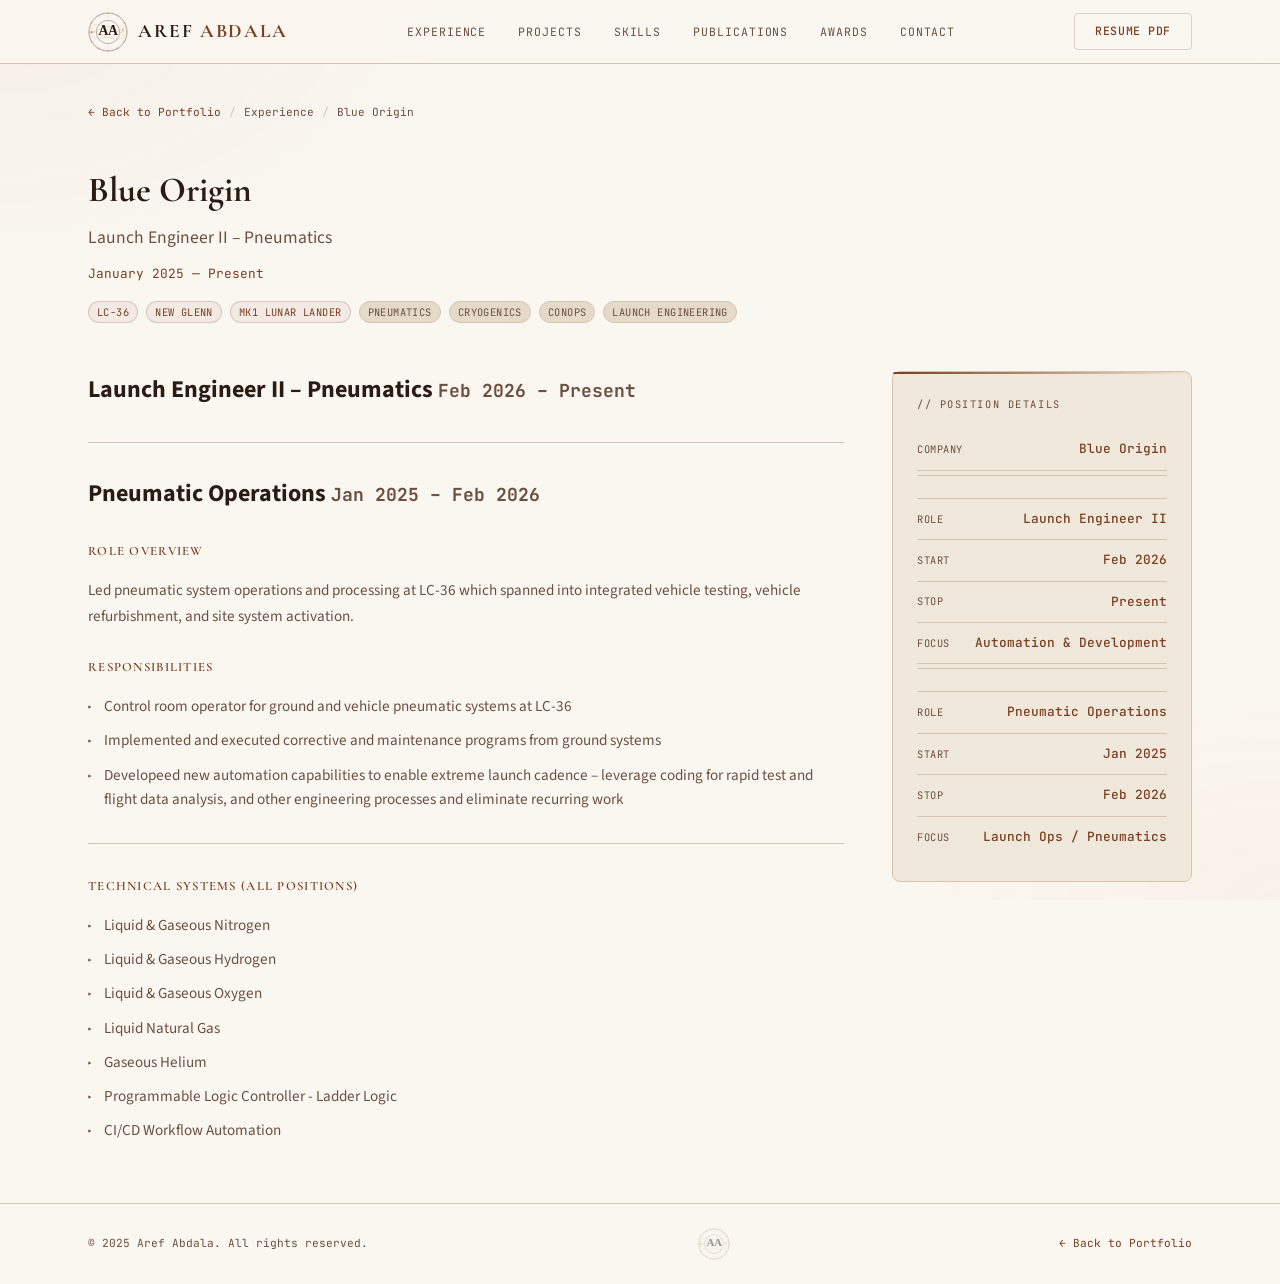
<file: experience/blue-origin.html>
<!DOCTYPE html>
<html lang="en">
<head>
  <meta charset="UTF-8">
  <meta name="viewport" content="width=device-width, initial-scale=1.0">
  <title>Blue Origin — Aref Abdala</title>
  <link rel="stylesheet" href="../assets/css/main.css">
  <link rel="stylesheet" href="../assets/css/animations.css">
  <link rel="stylesheet" href="../assets/css/fontawesome-all.min.css">
  <link rel="icon" type="image/svg+xml" href="../assets/logos/logo-dual-orbit-atom.svg">
</head>
<body class="is-preload">

<nav id="nav">
  <div class="nav-inner">
    <a class="nav-logo" href="../index.html"><img src="../assets/logos/logo-dual-orbit-atom.svg" alt="Aref Abdala" class="nav-logo-img"><span class="nav-logo-text">AREF <span>ABDALA</span></span></a>
    <ul class="nav-links">
      <li><a href="../index.html#experience">Experience</a></li>
      <li><a href="../index.html#projects">Projects</a></li>
      <li><a href="../index.html#skills">Skills</a></li>
      <li><a href="../index.html#publications">Publications</a></li>
      <li><a href="../index.html#awards">Awards</a></li>
      <li><a href="../index.html#contact">Contact</a></li>
    </ul>
    <div class="nav-cta">
      <a href="../Aref_resume.pdf" class="btn btn-outline" target="_blank">Resume PDF</a>
      <button class="nav-hamburger" aria-label="Toggle menu">
        <span></span><span></span><span></span>
      </button>
    </div>
  </div>
</nav>

<main>
  <div class="container">

    <div class="breadcrumb">
      <a href="../index.html">← Back to Portfolio</a>
      <span class="breadcrumb-sep">/</span>
      <span>Experience</span>
      <span class="breadcrumb-sep">/</span>
      <span>Blue Origin</span>
    </div>

    <div class="detail-header">
      <h1 class="detail-company">Blue Origin</h1>
      <div class="detail-role">Launch Engineer II – Pneumatics</div>
      <div class="detail-date">January 2025 — Present</div>
      <div class="detail-tags">
        <span class="tag tag-accent">LC-36</span>
        <span class="tag tag-accent">New Glenn</span>
        <span class="tag tag-accent">MK1 Lunar Lander</span>
        <span class="tag">Pneumatics</span>
        <span class="tag">Cryogenics</span>
        <span class="tag">CONOPS</span>
        <span class="tag">Launch Engineering</span>
      </div>
    </div>


    <div class="detail-body">
      <div class="detail-content">

        <h2>Launch Engineer II – Pneumatics <span style="font-size:0.75em; font-family:var(--font-mono); color:var(--text-secondary);">Feb 2026 – Present</span></h2>
        <!---
        <h3>Role Overview</h3>
        <p>[Description coming soon — role content to be added.]</p>

        <h3>Responsibilities</h3>
        <ul>
          <li>Developing MK1 lunar lander cryogenic &amp; pneumatic loading CONOPS through launch campaign</li>
        </ul> -->

        <div style="border-top: 1px solid var(--border-subtle); margin: 2rem 0;"></div>

        <h2>Pneumatic Operations <span style="font-size:0.75em; font-family:var(--font-mono); color:var(--text-secondary);">Jan 2025 – Feb 2026</span></h2>

        <h3>Role Overview</h3>
        <p>Led pneumatic system operations and processing at LC-36 which spanned into integrated vehicle testing, vehicle refurbishment, and site system activation.</p>

        <h3>Responsibilities</h3>
        <ul>
          <li>Control room operator for ground and vehicle pneumatic systems at LC-36</li>
          <li>Implemented and executed corrective and maintenance programs from ground systems</li>
          <li>Developeed new automation capabilities to enable extreme launch cadence – leverage coding for rapid test and flight data analysis, and other engineering processes and eliminate recurring work</li>
        </ul>

                <div style="border-top: 1px solid var(--border-subtle); margin: 2rem 0;"></div>

        <h3>Technical Systems (All positions)</h3>
        <ul>
          <li>Liquid & Gaseous Nitrogen</li>
          <li>Liquid & Gaseous Hydrogen</li>
          <li>Liquid & Gaseous Oxygen</li>
          <li>Liquid Natural Gas</li>
          <li>Gaseous Helium</li>
          <li>Programmable Logic Controller - Ladder Logic</li>
          <li>CI/CD Workflow Automation</li>
        </ul>


      </div>

      <div class="sidebar-card">
        <div class="sidebar-title">// Position Details</div>
        <div class="sidebar-stats">
          
          <div class="sidebar-stat">
            <span class="sidebar-stat-label">Company</span>
            <span class="sidebar-stat-value">Blue Origin</span>
          </div>

          <div class="sidebar-stat" style="border-top: 1px solid var(--border-subtle); padding-top: 0.75rem; margin-top: 0.25rem;"></div>


          <div class="sidebar-stat">
            <span class="sidebar-stat-label">Role</span>
            <span class="sidebar-stat-value">Launch Engineer II</span>
          </div>
          <div class="sidebar-stat">
            <span class="sidebar-stat-label">Start</span>
            <span class="sidebar-stat-value">Feb 2026</span>
          </div>
          <div class="sidebar-stat">
            <span class="sidebar-stat-label">Stop</span>
            <span class="sidebar-stat-value" style="color:var(--accent-cyan);">Present</span>
          </div>
          <div class="sidebar-stat">
            <span class="sidebar-stat-label">Focus</span>
            <span class="sidebar-stat-value">Automation & Development
            </span>
          </div>

          <div class="sidebar-stat" style="border-top: 1px solid var(--border-subtle); padding-top: 0.75rem; margin-top: 0.25rem;"></div>

          <div class="sidebar-stat">
            <span class="sidebar-stat-label">Role</span>
            <span class="sidebar-stat-value">Pneumatic Operations</span>
          </div>
          <div class="sidebar-stat">
            <span class="sidebar-stat-label">Start</span>
            <span class="sidebar-stat-value">Jan 2025</span>
          </div>
          <div class="sidebar-stat">
            <span class="sidebar-stat-label">Stop</span>
            <span class="sidebar-stat-value">Feb 2026</span>
          </div>
          <div class="sidebar-stat">
            <span class="sidebar-stat-label">Focus</span>
            <span class="sidebar-stat-value">Launch Ops / Pneumatics</span>
          </div>
        </div>
      </div>
    </div>

  </div>
</main>

<footer>
  <div class="container">
    <div class="footer-inner">
      <span class="footer-copy">&copy; 2025 Aref Abdala. All rights reserved.</span>
      <img src="../assets/logos/logo-dual-orbit-atom.svg" class="footer-logo" alt="AA">
      <a href="../index.html" class="footer-copy text-cyan">← Back to Portfolio</a>
    </div>
  </div>
</footer>

<script src="../assets/js/main.js"></script>
</body>
</html>
</file>
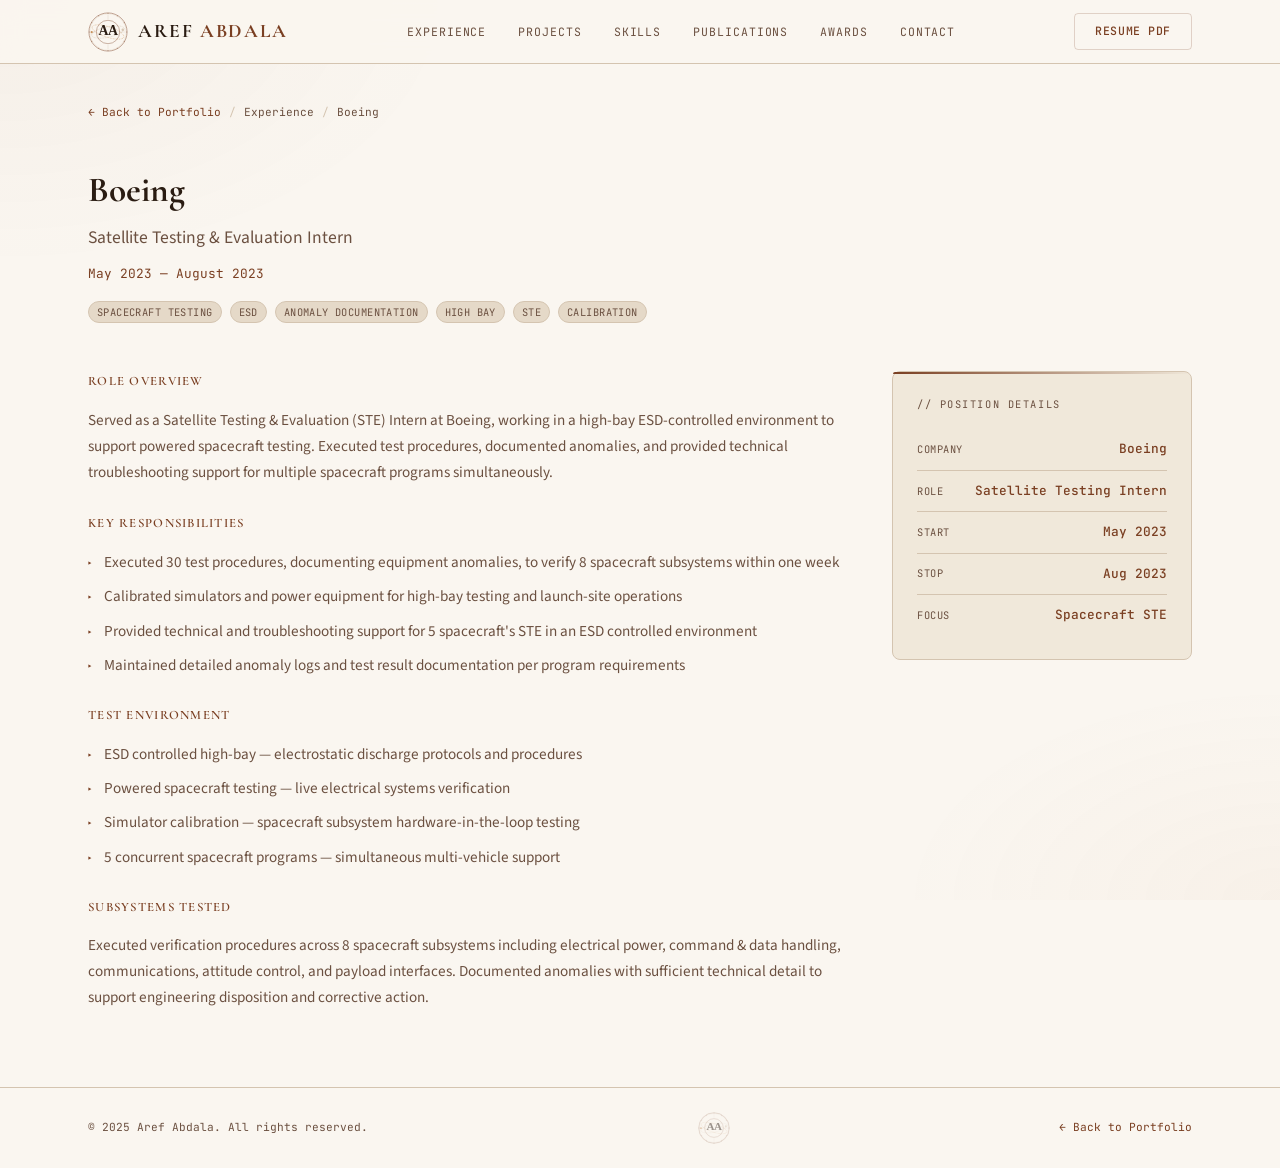
<file: experience/boeing.html>
<!DOCTYPE html>
<html lang="en">
<head>
  <meta charset="UTF-8">
  <meta name="viewport" content="width=device-width, initial-scale=1.0">
  <title>Boeing — Aref Abdala</title>
  <link rel="stylesheet" href="../assets/css/main.css">
  <link rel="stylesheet" href="../assets/css/animations.css">
  <link rel="stylesheet" href="../assets/css/fontawesome-all.min.css">
  <link rel="icon" type="image/svg+xml" href="../assets/logos/logo-dual-orbit-atom.svg">
</head>
<body class="is-preload">

<nav id="nav">
  <div class="nav-inner">
    <a class="nav-logo" href="../index.html"><img src="../assets/logos/logo-dual-orbit-atom.svg" alt="Aref Abdala" class="nav-logo-img"><span class="nav-logo-text">AREF <span>ABDALA</span></span></a>
    <ul class="nav-links">
      <li><a href="../index.html#experience">Experience</a></li>
      <li><a href="../index.html#projects">Projects</a></li>
      <li><a href="../index.html#skills">Skills</a></li>
      <li><a href="../index.html#publications">Publications</a></li>
      <li><a href="../index.html#awards">Awards</a></li>
      <li><a href="../index.html#contact">Contact</a></li>
    </ul>
    <div class="nav-cta">
      <a href="../Aref_resume.pdf" class="btn btn-outline" target="_blank">Resume PDF</a>
      <button class="nav-hamburger" aria-label="Toggle menu">
        <span></span><span></span><span></span>
      </button>
    </div>
  </div>
</nav>

<main>
  <div class="container">

    <div class="breadcrumb">
      <a href="../index.html">← Back to Portfolio</a>
      <span class="breadcrumb-sep">/</span>
      <span>Experience</span>
      <span class="breadcrumb-sep">/</span>
      <span>Boeing</span>
    </div>

    <div class="detail-header">
      <h1 class="detail-company">Boeing</h1>
      <div class="detail-role">Satellite Testing &amp; Evaluation Intern</div>
      <div class="detail-date">May 2023 — August 2023</div>
      <div class="detail-tags">
        <span class="tag">Spacecraft Testing</span>
        <span class="tag">ESD</span>
        <span class="tag">Anomaly Documentation</span>
        <span class="tag">High Bay</span>
        <span class="tag">STE</span>
        <span class="tag">Calibration</span>
      </div>
    </div>



    <div class="detail-body">
      <div class="detail-content">
        <h3>Role Overview</h3>
        <p>Served as a Satellite Testing &amp; Evaluation (STE) Intern at Boeing, working in a high-bay ESD-controlled environment to support powered spacecraft testing. Executed test procedures, documented anomalies, and provided technical troubleshooting support for multiple spacecraft programs simultaneously.</p>

        <h3>Key Responsibilities</h3>
        <ul>
          <li>Executed 30 test procedures, documenting equipment anomalies, to verify 8 spacecraft subsystems within one week</li>
          <li>Calibrated simulators and power equipment for high-bay testing and launch-site operations</li>
          <li>Provided technical and troubleshooting support for 5 spacecraft's STE in an ESD controlled environment</li>
          <li>Maintained detailed anomaly logs and test result documentation per program requirements</li>
        </ul>

        <h3>Test Environment</h3>
        <ul>
          <li>ESD controlled high-bay — electrostatic discharge protocols and procedures</li>
          <li>Powered spacecraft testing — live electrical systems verification</li>
          <li>Simulator calibration — spacecraft subsystem hardware-in-the-loop testing</li>
          <li>5 concurrent spacecraft programs — simultaneous multi-vehicle support</li>
        </ul>

        <h3>Subsystems Tested</h3>
        <p>Executed verification procedures across 8 spacecraft subsystems including electrical power, command &amp; data handling, communications, attitude control, and payload interfaces. Documented anomalies with sufficient technical detail to support engineering disposition and corrective action.</p>
      </div>

      <div class="sidebar-card">
        <div class="sidebar-title">// Position Details</div>
        <div class="sidebar-stats">
          <div class="sidebar-stat">
            <span class="sidebar-stat-label">Company</span>
            <span class="sidebar-stat-value">Boeing</span>
          </div>
          <div class="sidebar-stat">
            <span class="sidebar-stat-label">Role</span>
            <span class="sidebar-stat-value">Satellite Testing Intern</span>
          </div>
          <div class="sidebar-stat">
            <span class="sidebar-stat-label">Start</span>
            <span class="sidebar-stat-value">May 2023</span>
          </div>
          <div class="sidebar-stat">
            <span class="sidebar-stat-label">Stop</span>
            <span class="sidebar-stat-value">Aug 2023</span>
          </div>
          <div class="sidebar-stat">
            <span class="sidebar-stat-label">Focus</span>
            <span class="sidebar-stat-value">Spacecraft STE</span>
          </div>
        </div>
      </div>
    </div>

  </div>
</main>

<footer>
  <div class="container">
    <div class="footer-inner">
      <span class="footer-copy">&copy; 2025 Aref Abdala. All rights reserved.</span>
      <img src="../assets/logos/logo-dual-orbit-atom.svg" class="footer-logo" alt="AA">
      <a href="../index.html" class="footer-copy text-cyan">← Back to Portfolio</a>
    </div>
  </div>
</footer>

<script src="../assets/js/main.js"></script>
</body>
</html>
</file>
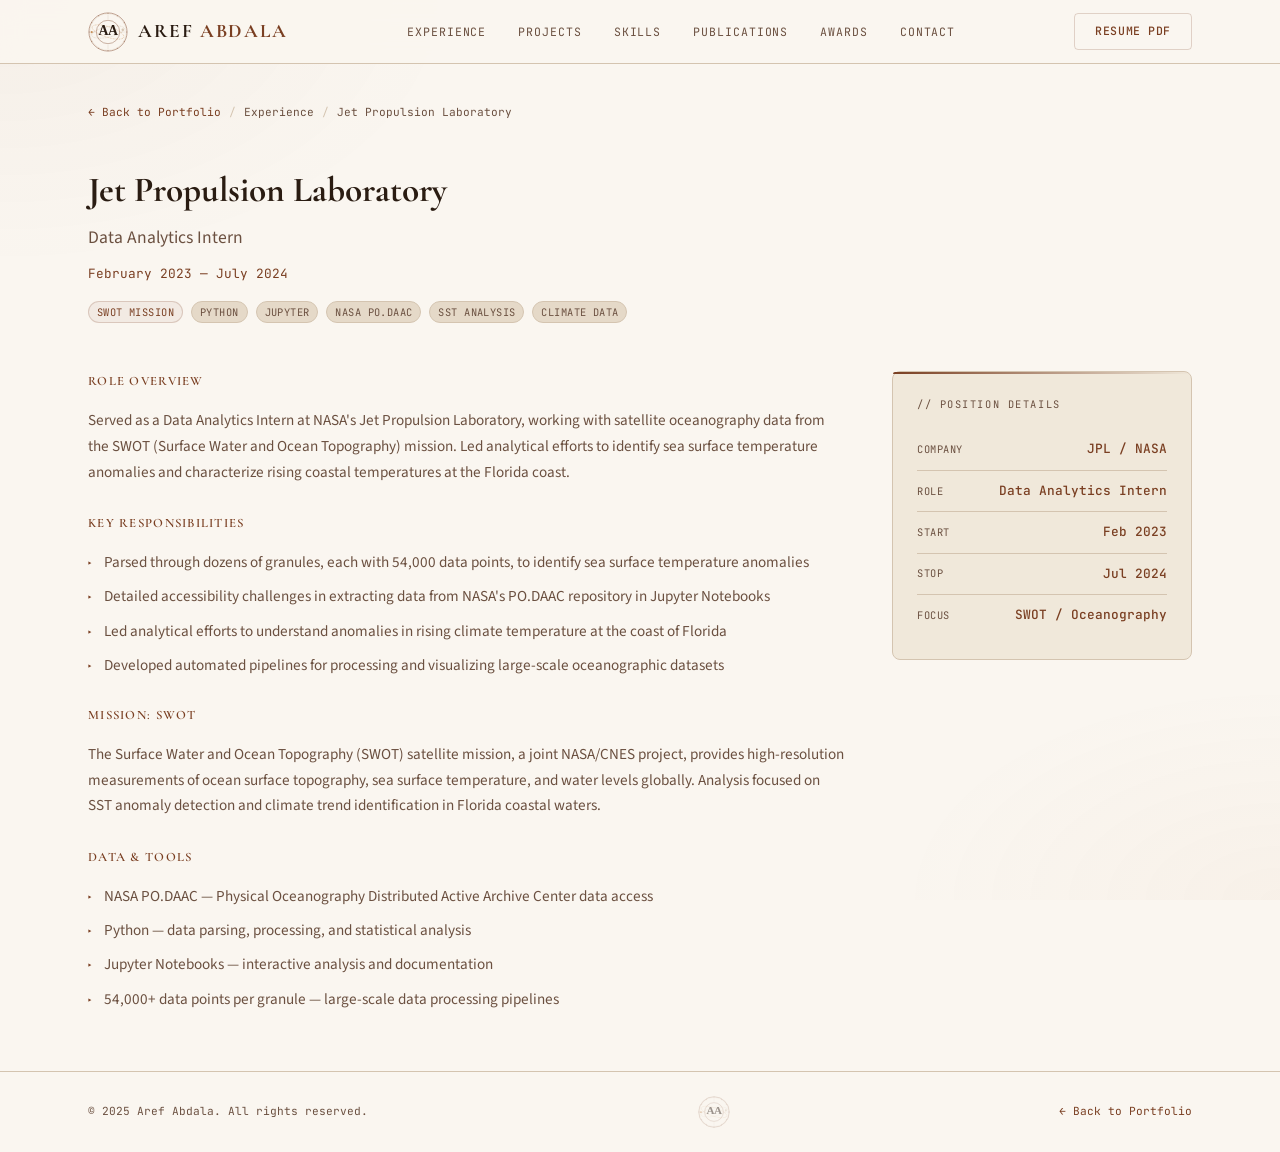
<file: experience/jpl.html>
<!DOCTYPE html>
<html lang="en">
<head>
  <meta charset="UTF-8">
  <meta name="viewport" content="width=device-width, initial-scale=1.0">
  <title>JPL — Aref Abdala</title>
  <link rel="stylesheet" href="../assets/css/main.css">
  <link rel="stylesheet" href="../assets/css/animations.css">
  <link rel="stylesheet" href="../assets/css/fontawesome-all.min.css">
  <link rel="icon" type="image/svg+xml" href="../assets/logos/logo-dual-orbit-atom.svg">
</head>
<body class="is-preload">

<nav id="nav">
  <div class="nav-inner">
    <a class="nav-logo" href="../index.html"><img src="../assets/logos/logo-dual-orbit-atom.svg" alt="Aref Abdala" class="nav-logo-img"><span class="nav-logo-text">AREF <span>ABDALA</span></span></a>
    <ul class="nav-links">
      <li><a href="../index.html#experience">Experience</a></li>
      <li><a href="../index.html#projects">Projects</a></li>
      <li><a href="../index.html#skills">Skills</a></li>
      <li><a href="../index.html#publications">Publications</a></li>
      <li><a href="../index.html#awards">Awards</a></li>
      <li><a href="../index.html#contact">Contact</a></li>
    </ul>
    <div class="nav-cta">
      <a href="../Aref_resume.pdf" class="btn btn-outline" target="_blank">Resume PDF</a>
      <button class="nav-hamburger" aria-label="Toggle menu">
        <span></span><span></span><span></span>
      </button>
    </div>
  </div>
</nav>

<main>
  <div class="container">

    <div class="breadcrumb">
      <a href="../index.html">← Back to Portfolio</a>
      <span class="breadcrumb-sep">/</span>
      <span>Experience</span>
      <span class="breadcrumb-sep">/</span>
      <span>Jet Propulsion Laboratory</span>
    </div>

    <div class="detail-header">
      <h1 class="detail-company">Jet Propulsion Laboratory</h1>
      <div class="detail-role">Data Analytics Intern</div>
      <div class="detail-date">February 2023 — July 2024</div>
      <div class="detail-tags">
        <span class="tag tag-accent">SWOT Mission</span>
        <span class="tag">Python</span>
        <span class="tag">Jupyter</span>
        <span class="tag">NASA PO.DAAC</span>
        <span class="tag">SST Analysis</span>
        <span class="tag">Climate Data</span>
      </div>
    </div>



    <div class="detail-body">
      <div class="detail-content">
        <h3>Role Overview</h3>
        <p>Served as a Data Analytics Intern at NASA's Jet Propulsion Laboratory, working with satellite oceanography data from the SWOT (Surface Water and Ocean Topography) mission. Led analytical efforts to identify sea surface temperature anomalies and characterize rising coastal temperatures at the Florida coast.</p>

        <h3>Key Responsibilities</h3>
        <ul>
          <li>Parsed through dozens of granules, each with 54,000 data points, to identify sea surface temperature anomalies</li>
          <li>Detailed accessibility challenges in extracting data from NASA's PO.DAAC repository in Jupyter Notebooks</li>
          <li>Led analytical efforts to understand anomalies in rising climate temperature at the coast of Florida</li>
          <li>Developed automated pipelines for processing and visualizing large-scale oceanographic datasets</li>
        </ul>

        <h3>Mission: SWOT</h3>
        <p>The Surface Water and Ocean Topography (SWOT) satellite mission, a joint NASA/CNES project, provides high-resolution measurements of ocean surface topography, sea surface temperature, and water levels globally. Analysis focused on SST anomaly detection and climate trend identification in Florida coastal waters.</p>

        <h3>Data &amp; Tools</h3>
        <ul>
          <li>NASA PO.DAAC — Physical Oceanography Distributed Active Archive Center data access</li>
          <li>Python — data parsing, processing, and statistical analysis</li>
          <li>Jupyter Notebooks — interactive analysis and documentation</li>
          <li>54,000+ data points per granule — large-scale data processing pipelines</li>
        </ul>
      </div>

      <div class="sidebar-card">
        <div class="sidebar-title">// Position Details</div>
        <div class="sidebar-stats">
          <div class="sidebar-stat">
            <span class="sidebar-stat-label">Company</span>
            <span class="sidebar-stat-value">JPL / NASA</span>
          </div>
          <div class="sidebar-stat">
            <span class="sidebar-stat-label">Role</span>
            <span class="sidebar-stat-value">Data Analytics Intern</span>
          </div>
          <div class="sidebar-stat">
            <span class="sidebar-stat-label">Start</span>
            <span class="sidebar-stat-value">Feb 2023</span>
          </div>
          <div class="sidebar-stat">
            <span class="sidebar-stat-label">Stop</span>
            <span class="sidebar-stat-value">Jul 2024</span>
          </div>
          <div class="sidebar-stat">
            <span class="sidebar-stat-label">Focus</span>
            <span class="sidebar-stat-value">SWOT / Oceanography</span>
          </div>
        </div>
      </div>
    </div>

  </div>
</main>

<footer>
  <div class="container">
    <div class="footer-inner">
      <span class="footer-copy">&copy; 2025 Aref Abdala. All rights reserved.</span>
      <img src="../assets/logos/logo-dual-orbit-atom.svg" class="footer-logo" alt="AA">
      <a href="../index.html" class="footer-copy text-cyan">← Back to Portfolio</a>
    </div>
  </div>
</footer>

<script src="../assets/js/main.js"></script>
</body>
</html>
</file>
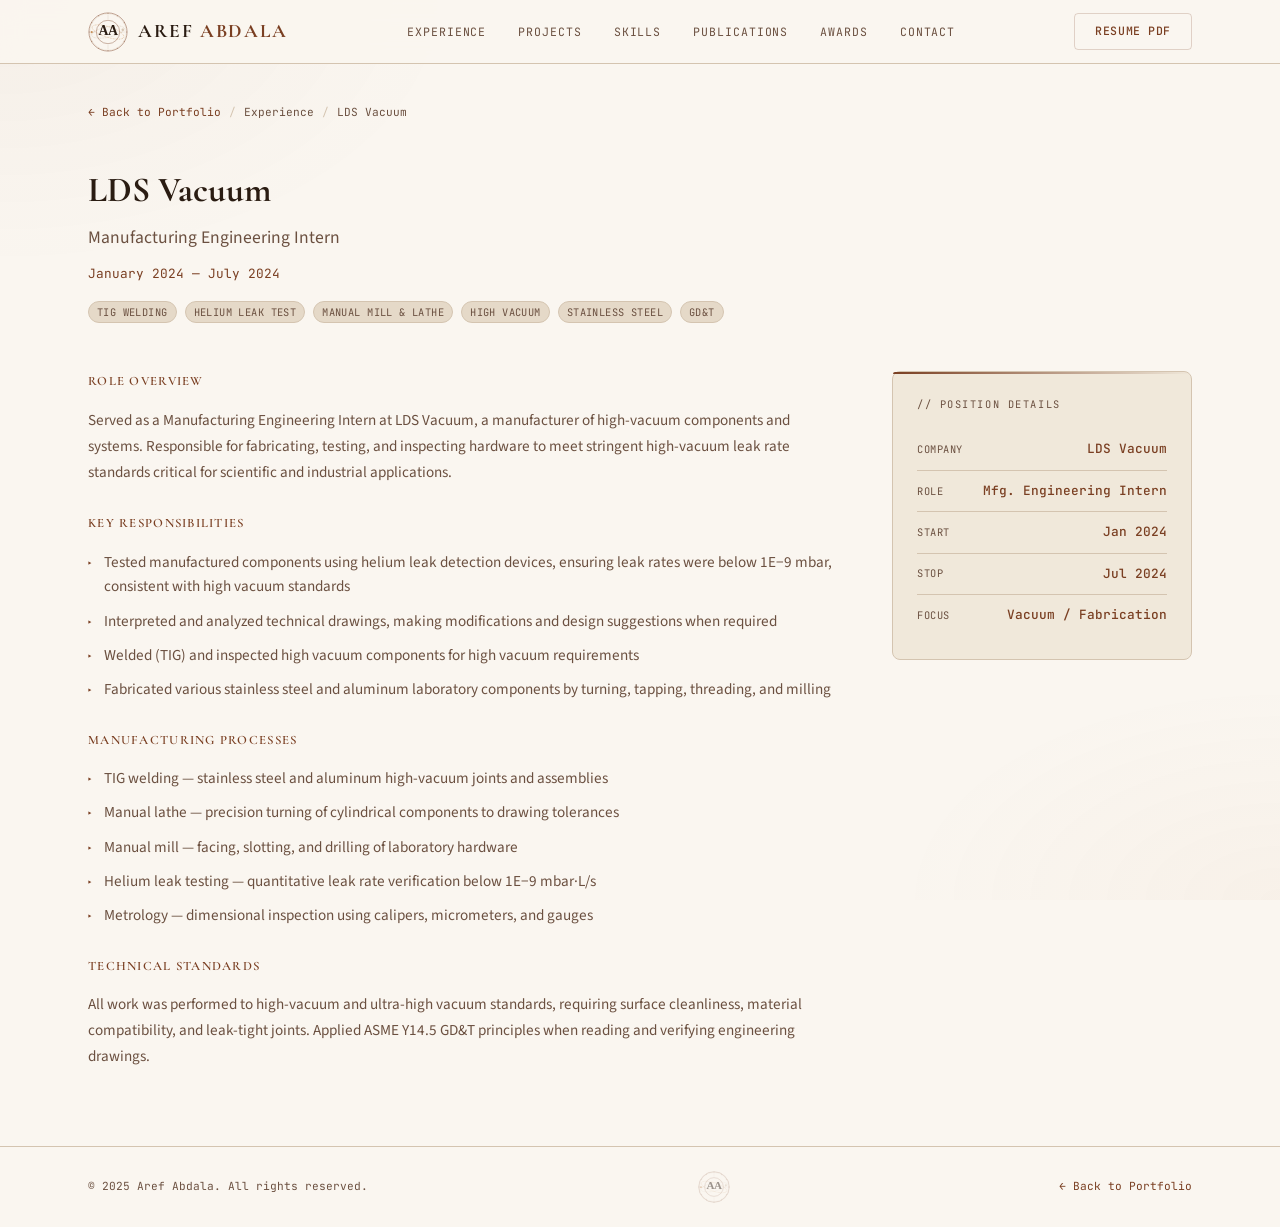
<file: experience/lds-vacuum.html>
<!DOCTYPE html>
<html lang="en">
<head>
  <meta charset="UTF-8">
  <meta name="viewport" content="width=device-width, initial-scale=1.0">
  <title>LDS Vacuum — Aref Abdala</title>
  <link rel="stylesheet" href="../assets/css/main.css">
  <link rel="stylesheet" href="../assets/css/animations.css">
  <link rel="stylesheet" href="../assets/css/fontawesome-all.min.css">
  <link rel="icon" type="image/svg+xml" href="../assets/logos/logo-dual-orbit-atom.svg">
</head>
<body class="is-preload">

<nav id="nav">
  <div class="nav-inner">
    <a class="nav-logo" href="../index.html"><img src="../assets/logos/logo-dual-orbit-atom.svg" alt="Aref Abdala" class="nav-logo-img"><span class="nav-logo-text">AREF <span>ABDALA</span></span></a>
    <ul class="nav-links">
      <li><a href="../index.html#experience">Experience</a></li>
      <li><a href="../index.html#projects">Projects</a></li>
      <li><a href="../index.html#skills">Skills</a></li>
      <li><a href="../index.html#publications">Publications</a></li>
      <li><a href="../index.html#awards">Awards</a></li>
      <li><a href="../index.html#contact">Contact</a></li>
    </ul>
    <div class="nav-cta">
      <a href="../Aref_resume.pdf" class="btn btn-outline" target="_blank">Resume PDF</a>
      <button class="nav-hamburger" aria-label="Toggle menu">
        <span></span><span></span><span></span>
      </button>
    </div>
  </div>
</nav>

<main>
  <div class="container">

    <div class="breadcrumb">
      <a href="../index.html">← Back to Portfolio</a>
      <span class="breadcrumb-sep">/</span>
      <span>Experience</span>
      <span class="breadcrumb-sep">/</span>
      <span>LDS Vacuum</span>
    </div>

    <div class="detail-header">
      <h1 class="detail-company">LDS Vacuum</h1>
      <div class="detail-role">Manufacturing Engineering Intern</div>
      <div class="detail-date">January 2024 — July 2024</div>
      <div class="detail-tags">
        <span class="tag">TIG Welding</span>
        <span class="tag">Helium Leak Test</span>
        <span class="tag">Manual Mill &amp; Lathe</span>
        <span class="tag">High Vacuum</span>
        <span class="tag">Stainless Steel</span>
        <span class="tag">GD&amp;T</span>
      </div>
    </div>



    <div class="detail-body">
      <div class="detail-content">
        <h3>Role Overview</h3>
        <p>Served as a Manufacturing Engineering Intern at LDS Vacuum, a manufacturer of high-vacuum components and systems. Responsible for fabricating, testing, and inspecting hardware to meet stringent high-vacuum leak rate standards critical for scientific and industrial applications.</p>

        <h3>Key Responsibilities</h3>
        <ul>
          <li>Tested manufactured components using helium leak detection devices, ensuring leak rates were below 1E&#8722;9 mbar, consistent with high vacuum standards</li>
          <li>Interpreted and analyzed technical drawings, making modifications and design suggestions when required</li>
          <li>Welded (TIG) and inspected high vacuum components for high vacuum requirements</li>
          <li>Fabricated various stainless steel and aluminum laboratory components by turning, tapping, threading, and milling</li>
        </ul>

        <h3>Manufacturing Processes</h3>
        <ul>
          <li>TIG welding — stainless steel and aluminum high-vacuum joints and assemblies</li>
          <li>Manual lathe — precision turning of cylindrical components to drawing tolerances</li>
          <li>Manual mill — facing, slotting, and drilling of laboratory hardware</li>
          <li>Helium leak testing — quantitative leak rate verification below 1E&#8722;9 mbar·L/s</li>
          <li>Metrology — dimensional inspection using calipers, micrometers, and gauges</li>
        </ul>

        <h3>Technical Standards</h3>
        <p>All work was performed to high-vacuum and ultra-high vacuum standards, requiring surface cleanliness, material compatibility, and leak-tight joints. Applied ASME Y14.5 GD&amp;T principles when reading and verifying engineering drawings.</p>
      </div>

      <div class="sidebar-card">
        <div class="sidebar-title">// Position Details</div>
        <div class="sidebar-stats">
          <div class="sidebar-stat">
            <span class="sidebar-stat-label">Company</span>
            <span class="sidebar-stat-value">LDS Vacuum</span>
          </div>
          <div class="sidebar-stat">
            <span class="sidebar-stat-label">Role</span>
            <span class="sidebar-stat-value">Mfg. Engineering Intern</span>
          </div>
          <div class="sidebar-stat">
            <span class="sidebar-stat-label">Start</span>
            <span class="sidebar-stat-value">Jan 2024</span>
          </div>
          <div class="sidebar-stat">
            <span class="sidebar-stat-label">Stop</span>
            <span class="sidebar-stat-value">Jul 2024</span>
          </div>
          <div class="sidebar-stat">
            <span class="sidebar-stat-label">Focus</span>
            <span class="sidebar-stat-value">Vacuum / Fabrication</span>
          </div>
        </div>
      </div>
    </div>

  </div>
</main>

<footer>
  <div class="container">
    <div class="footer-inner">
      <span class="footer-copy">&copy; 2025 Aref Abdala. All rights reserved.</span>
      <img src="../assets/logos/logo-dual-orbit-atom.svg" class="footer-logo" alt="AA">
      <a href="../index.html" class="footer-copy text-cyan">← Back to Portfolio</a>
    </div>
  </div>
</footer>

<script src="../assets/js/main.js"></script>
</body>
</html>
</file>
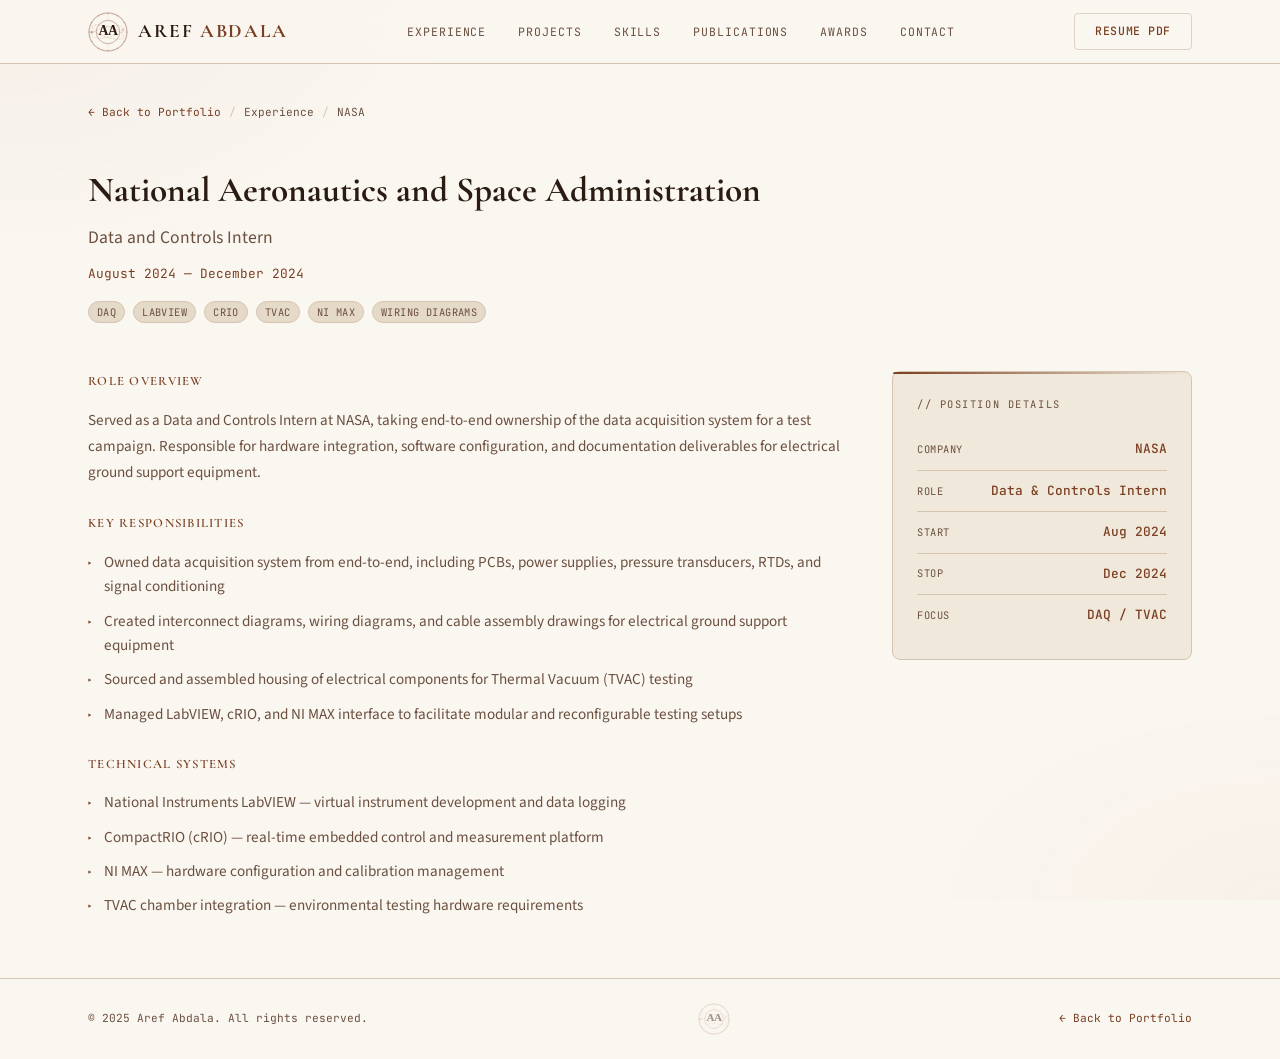
<file: experience/nasa.html>
<!DOCTYPE html>
<html lang="en">
<head>
  <meta charset="UTF-8">
  <meta name="viewport" content="width=device-width, initial-scale=1.0">
  <title>NASA — Aref Abdala</title>
  <link rel="stylesheet" href="../assets/css/main.css">
  <link rel="stylesheet" href="../assets/css/animations.css">
  <link rel="stylesheet" href="../assets/css/fontawesome-all.min.css">
  <link rel="icon" type="image/svg+xml" href="../assets/logos/logo-dual-orbit-atom.svg">
</head>
<body class="is-preload">

<nav id="nav">
  <div class="nav-inner">
    <a class="nav-logo" href="../index.html"><img src="../assets/logos/logo-dual-orbit-atom.svg" alt="Aref Abdala" class="nav-logo-img"><span class="nav-logo-text">AREF <span>ABDALA</span></span></a>
    <ul class="nav-links">
      <li><a href="../index.html#experience">Experience</a></li>
      <li><a href="../index.html#projects">Projects</a></li>
      <li><a href="../index.html#skills">Skills</a></li>
      <li><a href="../index.html#publications">Publications</a></li>
      <li><a href="../index.html#awards">Awards</a></li>
      <li><a href="../index.html#contact">Contact</a></li>
    </ul>
    <div class="nav-cta">
      <a href="../Aref_resume.pdf" class="btn btn-outline" target="_blank">Resume PDF</a>
      <button class="nav-hamburger" aria-label="Toggle menu">
        <span></span><span></span><span></span>
      </button>
    </div>
  </div>
</nav>

<main>
  <div class="container">

    <div class="breadcrumb">
      <a href="../index.html">← Back to Portfolio</a>
      <span class="breadcrumb-sep">/</span>
      <span>Experience</span>
      <span class="breadcrumb-sep">/</span>
      <span>NASA</span>
    </div>

    <div class="detail-header">
      <h1 class="detail-company">National Aeronautics and Space Administration</h1>
      <div class="detail-role">Data and Controls Intern</div>
      <div class="detail-date">August 2024 — December 2024</div>
      <div class="detail-tags">
        <span class="tag">DAQ</span>
        <span class="tag">LabVIEW</span>
        <span class="tag">cRIO</span>
        <span class="tag">TVAC</span>
        <span class="tag">NI MAX</span>
        <span class="tag">Wiring Diagrams</span>
      </div>
    </div>
    <!--
    <div class="detail-placeholder">
      <i class="fas fa-satellite"></i>
      NASA — Photo Coming Soon
    </div>
   -->
    <div class="detail-body">
      <div class="detail-content">
        <h3>Role Overview</h3>
        <p>Served as a Data and Controls Intern at NASA, taking end-to-end ownership of the data acquisition system for a test campaign. Responsible for hardware integration, software configuration, and documentation deliverables for electrical ground support equipment.</p>

        <h3>Key Responsibilities</h3>
        <ul>
          <li>Owned data acquisition system from end-to-end, including PCBs, power supplies, pressure transducers, RTDs, and signal conditioning</li>
          <li>Created interconnect diagrams, wiring diagrams, and cable assembly drawings for electrical ground support equipment</li>
          <li>Sourced and assembled housing of electrical components for Thermal Vacuum (TVAC) testing</li>
          <li>Managed LabVIEW, cRIO, and NI MAX interface to facilitate modular and reconfigurable testing setups</li>
        </ul>

        <h3>Technical Systems</h3>
        <ul>
          <li>National Instruments LabVIEW — virtual instrument development and data logging</li>
          <li>CompactRIO (cRIO) — real-time embedded control and measurement platform</li>
          <li>NI MAX — hardware configuration and calibration management</li>
          <li>TVAC chamber integration — environmental testing hardware requirements</li>
        </ul>
        <!--
        <h3>Deliverables</h3>
        <ul>
          <li>Complete set of interconnect diagrams for electrical ground support hardware</li>
          <li>Wiring diagrams and cable assembly drawings per engineering standards</li>
          <li>Functional DAQ system integrated with TVAC test campaign</li>
        </ul>
      -->
      </div>

      <div class="sidebar-card">
        <div class="sidebar-title">// Position Details</div>
        <div class="sidebar-stats">
          <div class="sidebar-stat">
            <span class="sidebar-stat-label">Company</span>
            <span class="sidebar-stat-value">NASA</span>
          </div>
          <div class="sidebar-stat">
            <span class="sidebar-stat-label">Role</span>
            <span class="sidebar-stat-value">Data &amp; Controls Intern</span>
          </div>
          <div class="sidebar-stat">
            <span class="sidebar-stat-label">Start</span>
            <span class="sidebar-stat-value">Aug 2024</span>
          </div>
          <div class="sidebar-stat">
            <span class="sidebar-stat-label">Stop</span>
            <span class="sidebar-stat-value">Dec 2024</span>
          </div>
          <div class="sidebar-stat">
            <span class="sidebar-stat-label">Focus</span>
            <span class="sidebar-stat-value">DAQ / TVAC</span>
          </div>
        </div>
      </div>
    </div>

  </div>
</main>

<footer>
  <div class="container">
    <div class="footer-inner">
      <span class="footer-copy">&copy; 2025 Aref Abdala. All rights reserved.</span>
      <img src="../assets/logos/logo-dual-orbit-atom.svg" class="footer-logo" alt="AA">
      <a href="../index.html" class="footer-copy text-cyan">← Back to Portfolio</a>
    </div>
  </div>
</footer>

<script src="../assets/js/main.js"></script>
</body>
</html>
</file>
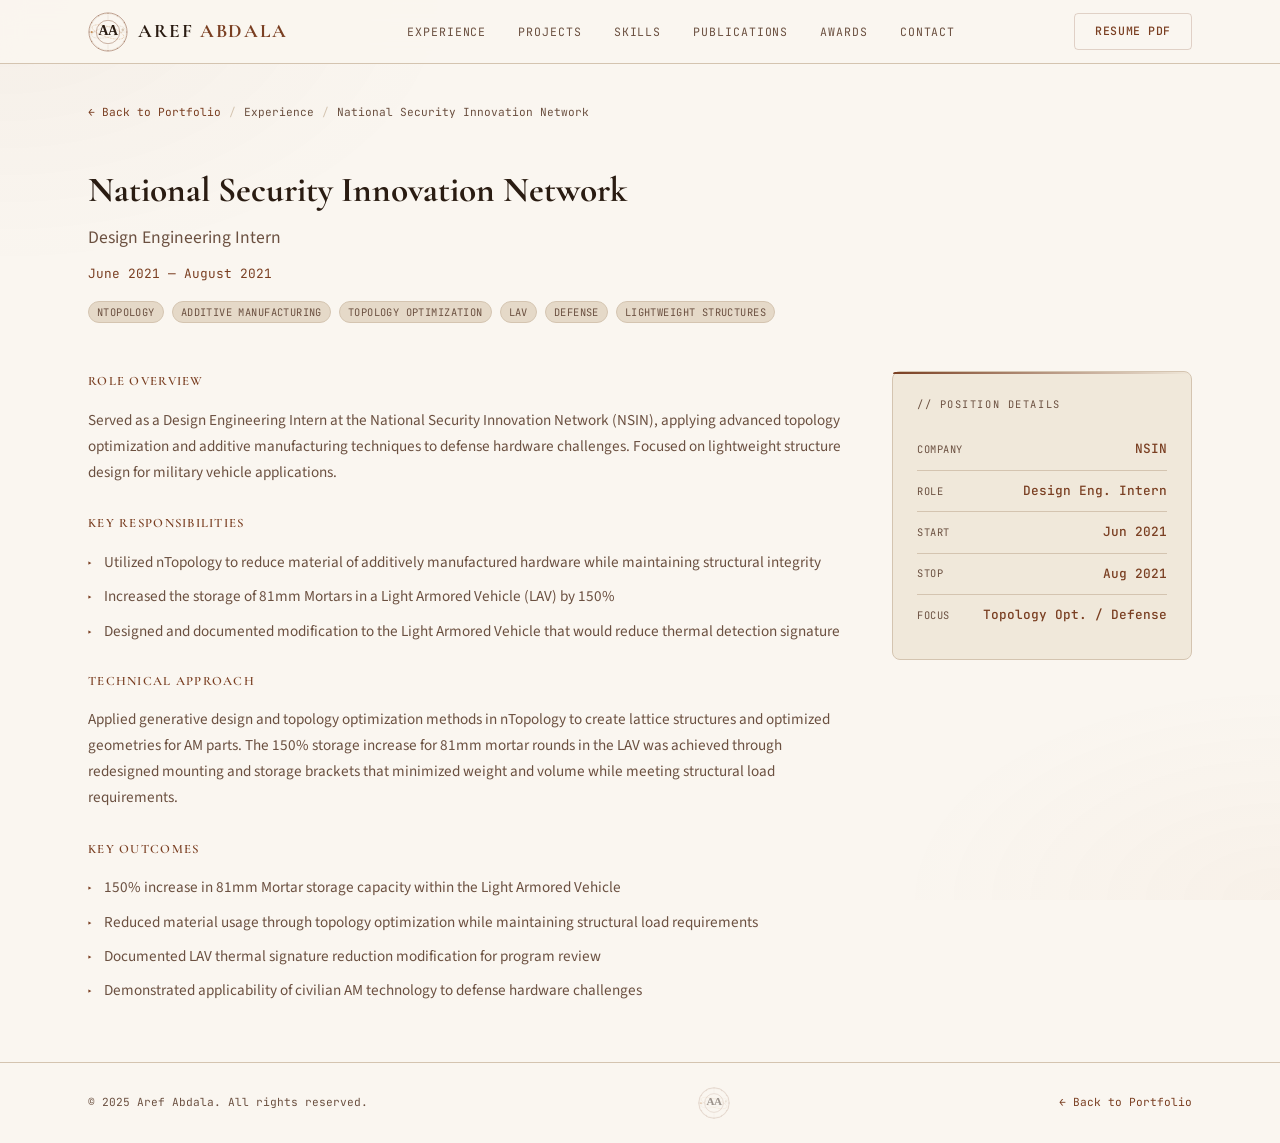
<file: experience/nsin.html>
<!DOCTYPE html>
<html lang="en">
<head>
  <meta charset="UTF-8">
  <meta name="viewport" content="width=device-width, initial-scale=1.0">
  <title>NSIN — Aref Abdala</title>
  <link rel="stylesheet" href="../assets/css/main.css">
  <link rel="stylesheet" href="../assets/css/animations.css">
  <link rel="stylesheet" href="../assets/css/fontawesome-all.min.css">
  <link rel="icon" type="image/svg+xml" href="../assets/logos/logo-dual-orbit-atom.svg">
</head>
<body class="is-preload">

<nav id="nav">
  <div class="nav-inner">
    <a class="nav-logo" href="../index.html"><img src="../assets/logos/logo-dual-orbit-atom.svg" alt="Aref Abdala" class="nav-logo-img"><span class="nav-logo-text">AREF <span>ABDALA</span></span></a>
    <ul class="nav-links">
      <li><a href="../index.html#experience">Experience</a></li>
      <li><a href="../index.html#projects">Projects</a></li>
      <li><a href="../index.html#skills">Skills</a></li>
      <li><a href="../index.html#publications">Publications</a></li>
      <li><a href="../index.html#awards">Awards</a></li>
      <li><a href="../index.html#contact">Contact</a></li>
    </ul>
    <div class="nav-cta">
      <a href="../Aref_resume.pdf" class="btn btn-outline" target="_blank">Resume PDF</a>
      <button class="nav-hamburger" aria-label="Toggle menu">
        <span></span><span></span><span></span>
      </button>
    </div>
  </div>
</nav>

<main>
  <div class="container">

    <div class="breadcrumb">
      <a href="../index.html">← Back to Portfolio</a>
      <span class="breadcrumb-sep">/</span>
      <span>Experience</span>
      <span class="breadcrumb-sep">/</span>
      <span>National Security Innovation Network</span>
    </div>

    <div class="detail-header">
      <h1 class="detail-company">National Security Innovation Network</h1>
      <div class="detail-role">Design Engineering Intern</div>
      <div class="detail-date">June 2021 — August 2021</div>
      <div class="detail-tags">
        <span class="tag">nTopology</span>
        <span class="tag">Additive Manufacturing</span>
        <span class="tag">Topology Optimization</span>
        <span class="tag">LAV</span>
        <span class="tag">Defense</span>
        <span class="tag">Lightweight Structures</span>
      </div>
    </div>



    <div class="detail-body">
      <div class="detail-content">
        <h3>Role Overview</h3>
        <p>Served as a Design Engineering Intern at the National Security Innovation Network (NSIN), applying advanced topology optimization and additive manufacturing techniques to defense hardware challenges. Focused on lightweight structure design for military vehicle applications.</p>

        <h3>Key Responsibilities</h3>
        <ul>
          <li>Utilized nTopology to reduce material of additively manufactured hardware while maintaining structural integrity</li>
          <li>Increased the storage of 81mm Mortars in a Light Armored Vehicle (LAV) by 150%</li>
          <li>Designed and documented modification to the Light Armored Vehicle that would reduce thermal detection signature</li>
        </ul>

        <h3>Technical Approach</h3>
        <p>Applied generative design and topology optimization methods in nTopology to create lattice structures and optimized geometries for AM parts. The 150% storage increase for 81mm mortar rounds in the LAV was achieved through redesigned mounting and storage brackets that minimized weight and volume while meeting structural load requirements.</p>

        <h3>Key Outcomes</h3>
        <ul>
          <li>150% increase in 81mm Mortar storage capacity within the Light Armored Vehicle</li>
          <li>Reduced material usage through topology optimization while maintaining structural load requirements</li>
          <li>Documented LAV thermal signature reduction modification for program review</li>
          <li>Demonstrated applicability of civilian AM technology to defense hardware challenges</li>
        </ul>
      </div>

      <div class="sidebar-card">
        <div class="sidebar-title">// Position Details</div>
        <div class="sidebar-stats">
          <div class="sidebar-stat">
            <span class="sidebar-stat-label">Company</span>
            <span class="sidebar-stat-value">NSIN</span>
          </div>
          <div class="sidebar-stat">
            <span class="sidebar-stat-label">Role</span>
            <span class="sidebar-stat-value">Design Eng. Intern</span>
          </div>
          <div class="sidebar-stat">
            <span class="sidebar-stat-label">Start</span>
            <span class="sidebar-stat-value">Jun 2021</span>
          </div>
          <div class="sidebar-stat">
            <span class="sidebar-stat-label">Stop</span>
            <span class="sidebar-stat-value">Aug 2021</span>
          </div>
          <div class="sidebar-stat">
            <span class="sidebar-stat-label">Focus</span>
            <span class="sidebar-stat-value">Topology Opt. / Defense</span>
          </div>
        </div>
      </div>
    </div>

  </div>
</main>

<footer>
  <div class="container">
    <div class="footer-inner">
      <span class="footer-copy">&copy; 2025 Aref Abdala. All rights reserved.</span>
      <img src="../assets/logos/logo-dual-orbit-atom.svg" class="footer-logo" alt="AA">
      <a href="../index.html" class="footer-copy text-cyan">← Back to Portfolio</a>
    </div>
  </div>
</footer>

<script src="../assets/js/main.js"></script>
</body>
</html>
</file>
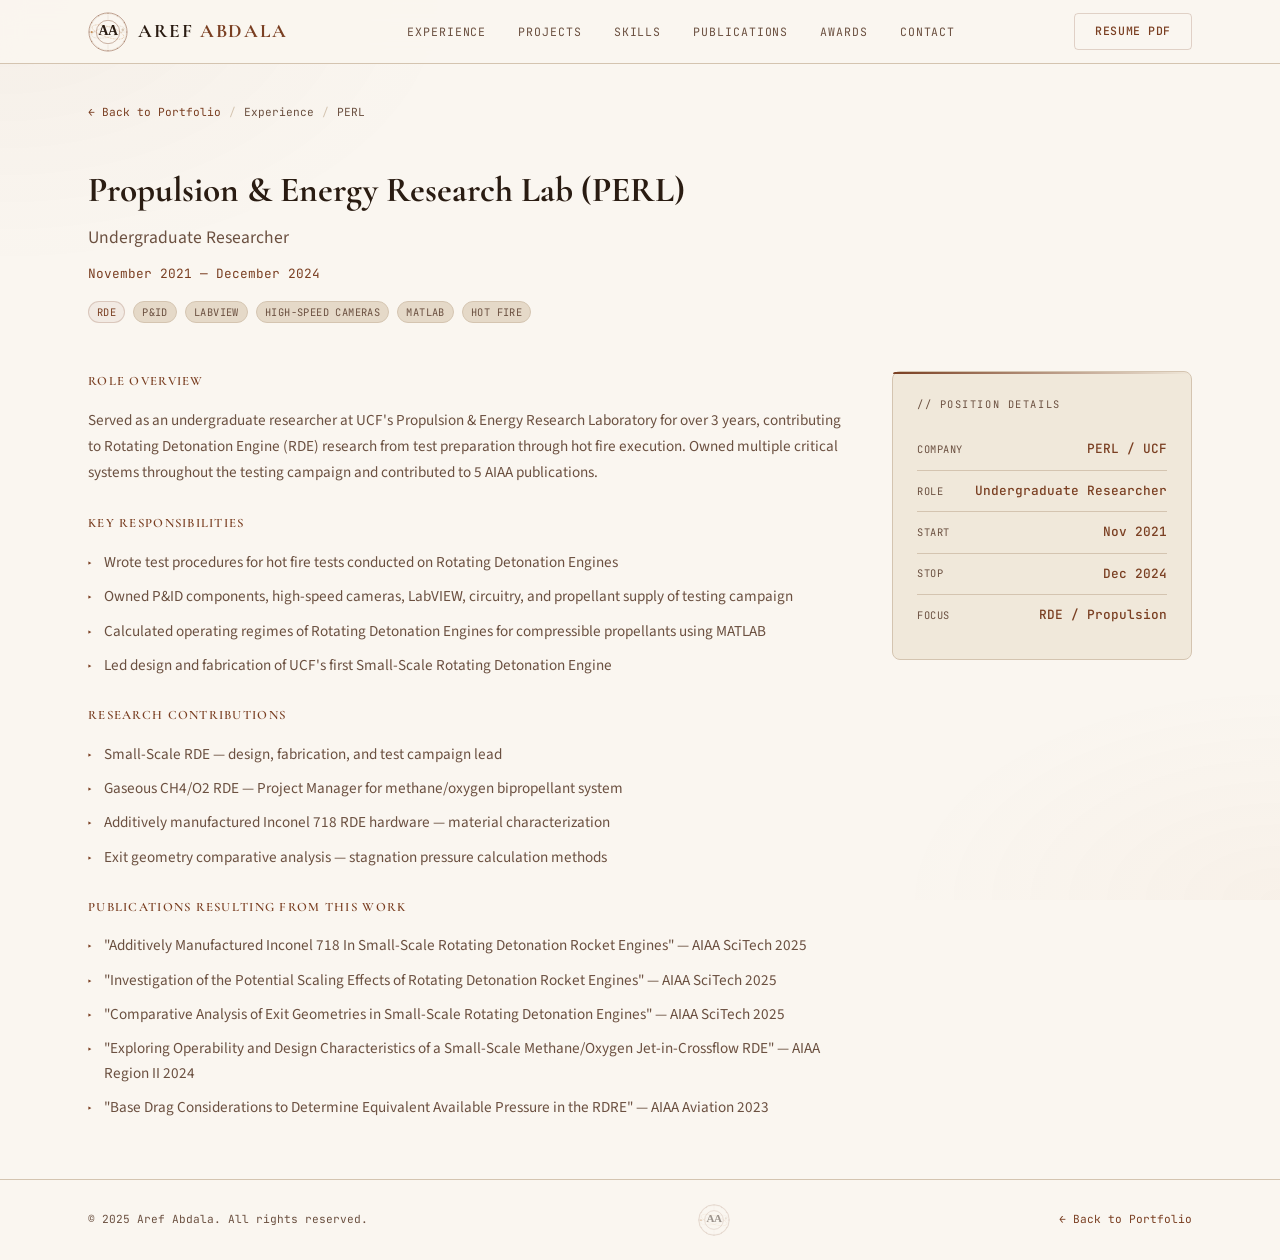
<file: experience/perl.html>
<!DOCTYPE html>
<html lang="en">
<head>
  <meta charset="UTF-8">
  <meta name="viewport" content="width=device-width, initial-scale=1.0">
  <title>PERL — Aref Abdala</title>
  <link rel="stylesheet" href="../assets/css/main.css">
  <link rel="stylesheet" href="../assets/css/animations.css">
  <link rel="stylesheet" href="../assets/css/fontawesome-all.min.css">
  <link rel="icon" type="image/svg+xml" href="../assets/logos/logo-dual-orbit-atom.svg">
</head>
<body class="is-preload">

<nav id="nav">
  <div class="nav-inner">
    <a class="nav-logo" href="../index.html"><img src="../assets/logos/logo-dual-orbit-atom.svg" alt="Aref Abdala" class="nav-logo-img"><span class="nav-logo-text">AREF <span>ABDALA</span></span></a>
    <ul class="nav-links">
      <li><a href="../index.html#experience">Experience</a></li>
      <li><a href="../index.html#projects">Projects</a></li>
      <li><a href="../index.html#skills">Skills</a></li>
      <li><a href="../index.html#publications">Publications</a></li>
      <li><a href="../index.html#awards">Awards</a></li>
      <li><a href="../index.html#contact">Contact</a></li>
    </ul>
    <div class="nav-cta">
      <a href="../Aref_resume.pdf" class="btn btn-outline" target="_blank">Resume PDF</a>
      <button class="nav-hamburger" aria-label="Toggle menu">
        <span></span><span></span><span></span>
      </button>
    </div>
  </div>
</nav>

<main>
  <div class="container">

    <div class="breadcrumb">
      <a href="../index.html">← Back to Portfolio</a>
      <span class="breadcrumb-sep">/</span>
      <span>Experience</span>
      <span class="breadcrumb-sep">/</span>
      <span>PERL</span>
    </div>

    <div class="detail-header">
      <h1 class="detail-company">Propulsion &amp; Energy Research Lab (PERL)</h1>
      <div class="detail-role">Undergraduate Researcher</div>
      <div class="detail-date">November 2021 — December 2024</div>
      <div class="detail-tags">
        <span class="tag tag-accent">RDE</span>
        <span class="tag">P&amp;ID</span>
        <span class="tag">LabVIEW</span>
        <span class="tag">High-Speed Cameras</span>
        <span class="tag">MATLAB</span>
        <span class="tag">Hot Fire</span>
      </div>
    </div>



    <div class="detail-body">
      <div class="detail-content">
        <h3>Role Overview</h3>
        <p>Served as an undergraduate researcher at UCF's Propulsion &amp; Energy Research Laboratory for over 3 years, contributing to Rotating Detonation Engine (RDE) research from test preparation through hot fire execution. Owned multiple critical systems throughout the testing campaign and contributed to 5 AIAA publications.</p>

        <h3>Key Responsibilities</h3>
        <ul>
          <li>Wrote test procedures for hot fire tests conducted on Rotating Detonation Engines</li>
          <li>Owned P&amp;ID components, high-speed cameras, LabVIEW, circuitry, and propellant supply of testing campaign</li>
          <li>Calculated operating regimes of Rotating Detonation Engines for compressible propellants using MATLAB</li>
          <li>Led design and fabrication of UCF's first Small-Scale Rotating Detonation Engine</li>
        </ul>

        <h3>Research Contributions</h3>
        <ul>
          <li>Small-Scale RDE — design, fabrication, and test campaign lead</li>
          <li>Gaseous CH4/O2 RDE — Project Manager for methane/oxygen bipropellant system</li>
          <li>Additively manufactured Inconel 718 RDE hardware — material characterization</li>
          <li>Exit geometry comparative analysis — stagnation pressure calculation methods</li>
        </ul>

        <h3>Publications Resulting from This Work</h3>
        <ul>
          <li>"Additively Manufactured Inconel 718 In Small-Scale Rotating Detonation Rocket Engines" — AIAA SciTech 2025</li>
          <li>"Investigation of the Potential Scaling Effects of Rotating Detonation Rocket Engines" — AIAA SciTech 2025</li>
          <li>"Comparative Analysis of Exit Geometries in Small-Scale Rotating Detonation Engines" — AIAA SciTech 2025</li>
          <li>"Exploring Operability and Design Characteristics of a Small-Scale Methane/Oxygen Jet-in-Crossflow RDE" — AIAA Region II 2024</li>
          <li>"Base Drag Considerations to Determine Equivalent Available Pressure in the RDRE" — AIAA Aviation 2023</li>
        </ul>
      </div>

      <div class="sidebar-card">
        <div class="sidebar-title">// Position Details</div>
        <div class="sidebar-stats">
          <div class="sidebar-stat">
            <span class="sidebar-stat-label">Company</span>
            <span class="sidebar-stat-value">PERL / UCF</span>
          </div>
          <div class="sidebar-stat">
            <span class="sidebar-stat-label">Role</span>
            <span class="sidebar-stat-value">Undergraduate Researcher</span>
          </div>
          <div class="sidebar-stat">
            <span class="sidebar-stat-label">Start</span>
            <span class="sidebar-stat-value">Nov 2021</span>
          </div>
          <div class="sidebar-stat">
            <span class="sidebar-stat-label">Stop</span>
            <span class="sidebar-stat-value">Dec 2024</span>
          </div>
          <div class="sidebar-stat">
            <span class="sidebar-stat-label">Focus</span>
            <span class="sidebar-stat-value">RDE / Propulsion</span>
          </div>
        </div>
      </div>
    </div>

  </div>
</main>

<footer>
  <div class="container">
    <div class="footer-inner">
      <span class="footer-copy">&copy; 2025 Aref Abdala. All rights reserved.</span>
      <img src="../assets/logos/logo-dual-orbit-atom.svg" class="footer-logo" alt="AA">
      <a href="../index.html" class="footer-copy text-cyan">← Back to Portfolio</a>
    </div>
  </div>
</footer>

<script src="../assets/js/main.js"></script>
</body>
</html>
</file>
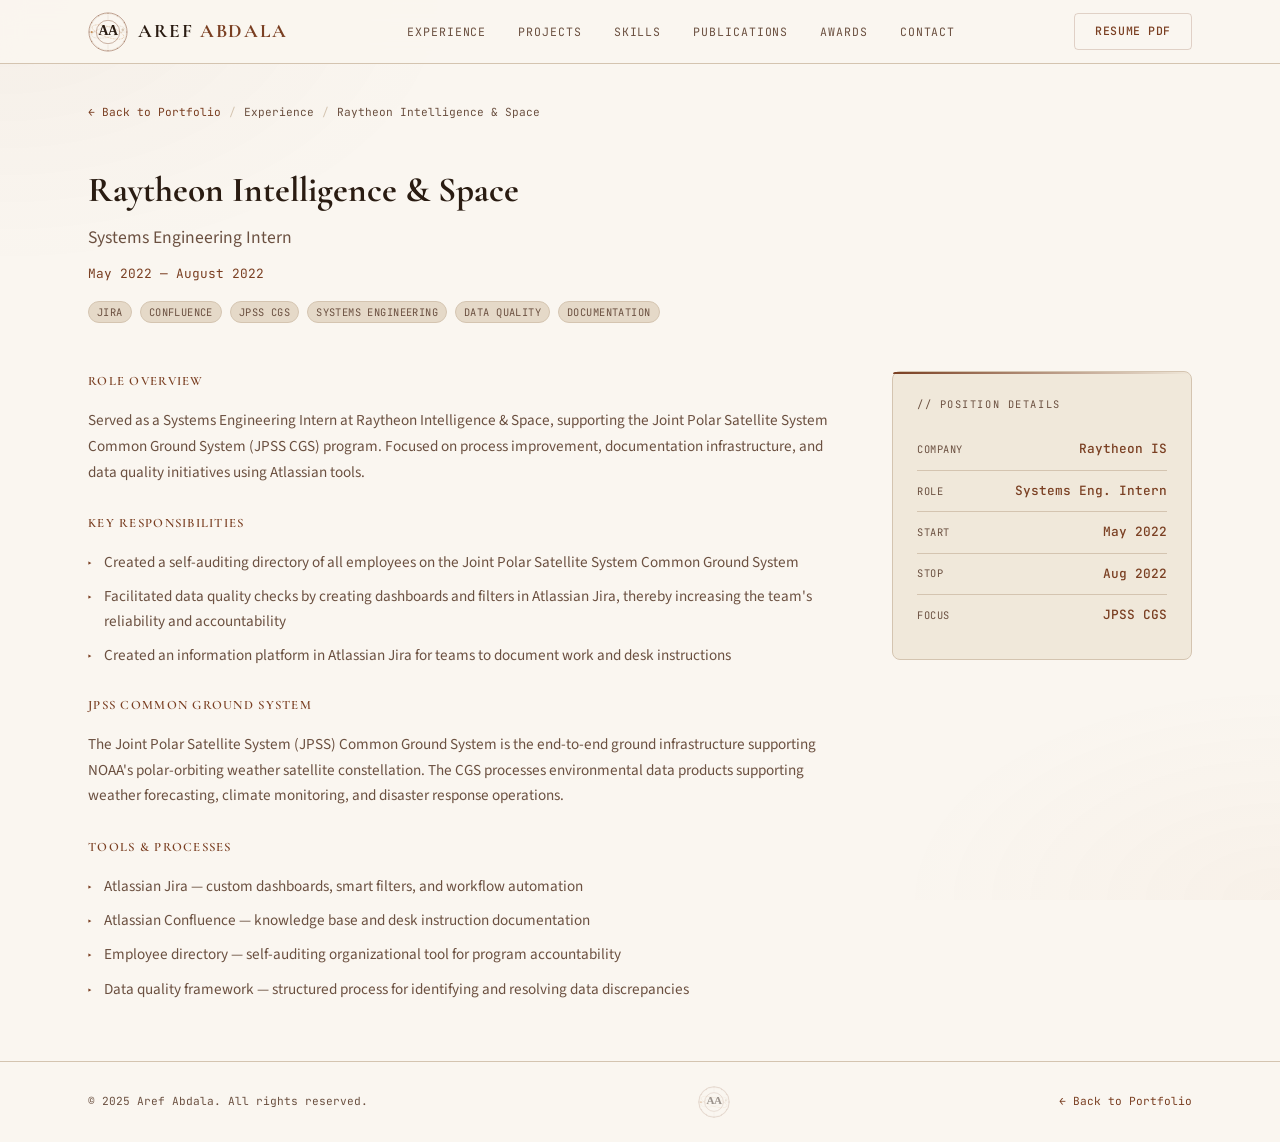
<file: experience/raytheon.html>
<!DOCTYPE html>
<html lang="en">
<head>
  <meta charset="UTF-8">
  <meta name="viewport" content="width=device-width, initial-scale=1.0">
  <title>Raytheon — Aref Abdala</title>
  <link rel="stylesheet" href="../assets/css/main.css">
  <link rel="stylesheet" href="../assets/css/animations.css">
  <link rel="stylesheet" href="../assets/css/fontawesome-all.min.css">
  <link rel="icon" type="image/svg+xml" href="../assets/logos/logo-dual-orbit-atom.svg">
</head>
<body class="is-preload">

<nav id="nav">
  <div class="nav-inner">
    <a class="nav-logo" href="../index.html"><img src="../assets/logos/logo-dual-orbit-atom.svg" alt="Aref Abdala" class="nav-logo-img"><span class="nav-logo-text">AREF <span>ABDALA</span></span></a>
    <ul class="nav-links">
      <li><a href="../index.html#experience">Experience</a></li>
      <li><a href="../index.html#projects">Projects</a></li>
      <li><a href="../index.html#skills">Skills</a></li>
      <li><a href="../index.html#publications">Publications</a></li>
      <li><a href="../index.html#awards">Awards</a></li>
      <li><a href="../index.html#contact">Contact</a></li>
    </ul>
    <div class="nav-cta">
      <a href="../Aref_resume.pdf" class="btn btn-outline" target="_blank">Resume PDF</a>
      <button class="nav-hamburger" aria-label="Toggle menu">
        <span></span><span></span><span></span>
      </button>
    </div>
  </div>
</nav>

<main>
  <div class="container">

    <div class="breadcrumb">
      <a href="../index.html">← Back to Portfolio</a>
      <span class="breadcrumb-sep">/</span>
      <span>Experience</span>
      <span class="breadcrumb-sep">/</span>
      <span>Raytheon Intelligence &amp; Space</span>
    </div>

    <div class="detail-header">
      <h1 class="detail-company">Raytheon Intelligence &amp; Space</h1>
      <div class="detail-role">Systems Engineering Intern</div>
      <div class="detail-date">May 2022 — August 2022</div>
      <div class="detail-tags">
        <span class="tag">Jira</span>
        <span class="tag">Confluence</span>
        <span class="tag">JPSS CGS</span>
        <span class="tag">Systems Engineering</span>
        <span class="tag">Data Quality</span>
        <span class="tag">Documentation</span>
      </div>
    </div>



    <div class="detail-body">
      <div class="detail-content">
        <h3>Role Overview</h3>
        <p>Served as a Systems Engineering Intern at Raytheon Intelligence &amp; Space, supporting the Joint Polar Satellite System Common Ground System (JPSS CGS) program. Focused on process improvement, documentation infrastructure, and data quality initiatives using Atlassian tools.</p>

        <h3>Key Responsibilities</h3>
        <ul>
          <li>Created a self-auditing directory of all employees on the Joint Polar Satellite System Common Ground System</li>
          <li>Facilitated data quality checks by creating dashboards and filters in Atlassian Jira, thereby increasing the team's reliability and accountability</li>
          <li>Created an information platform in Atlassian Jira for teams to document work and desk instructions</li>
        </ul>

        <h3>JPSS Common Ground System</h3>
        <p>The Joint Polar Satellite System (JPSS) Common Ground System is the end-to-end ground infrastructure supporting NOAA's polar-orbiting weather satellite constellation. The CGS processes environmental data products supporting weather forecasting, climate monitoring, and disaster response operations.</p>

        <h3>Tools &amp; Processes</h3>
        <ul>
          <li>Atlassian Jira — custom dashboards, smart filters, and workflow automation</li>
          <li>Atlassian Confluence — knowledge base and desk instruction documentation</li>
          <li>Employee directory — self-auditing organizational tool for program accountability</li>
          <li>Data quality framework — structured process for identifying and resolving data discrepancies</li>
        </ul>
      </div>

      <div class="sidebar-card">
        <div class="sidebar-title">// Position Details</div>
        <div class="sidebar-stats">
          <div class="sidebar-stat">
            <span class="sidebar-stat-label">Company</span>
            <span class="sidebar-stat-value">Raytheon IS</span>
          </div>
          <div class="sidebar-stat">
            <span class="sidebar-stat-label">Role</span>
            <span class="sidebar-stat-value">Systems Eng. Intern</span>
          </div>
          <div class="sidebar-stat">
            <span class="sidebar-stat-label">Start</span>
            <span class="sidebar-stat-value">May 2022</span>
          </div>
          <div class="sidebar-stat">
            <span class="sidebar-stat-label">Stop</span>
            <span class="sidebar-stat-value">Aug 2022</span>
          </div>
          <div class="sidebar-stat">
            <span class="sidebar-stat-label">Focus</span>
            <span class="sidebar-stat-value">JPSS CGS</span>
          </div>
        </div>
      </div>
    </div>

  </div>
</main>

<footer>
  <div class="container">
    <div class="footer-inner">
      <span class="footer-copy">&copy; 2025 Aref Abdala. All rights reserved.</span>
      <img src="../assets/logos/logo-dual-orbit-atom.svg" class="footer-logo" alt="AA">
      <a href="../index.html" class="footer-copy text-cyan">← Back to Portfolio</a>
    </div>
  </div>
</footer>

<script src="../assets/js/main.js"></script>
</body>
</html>
</file>
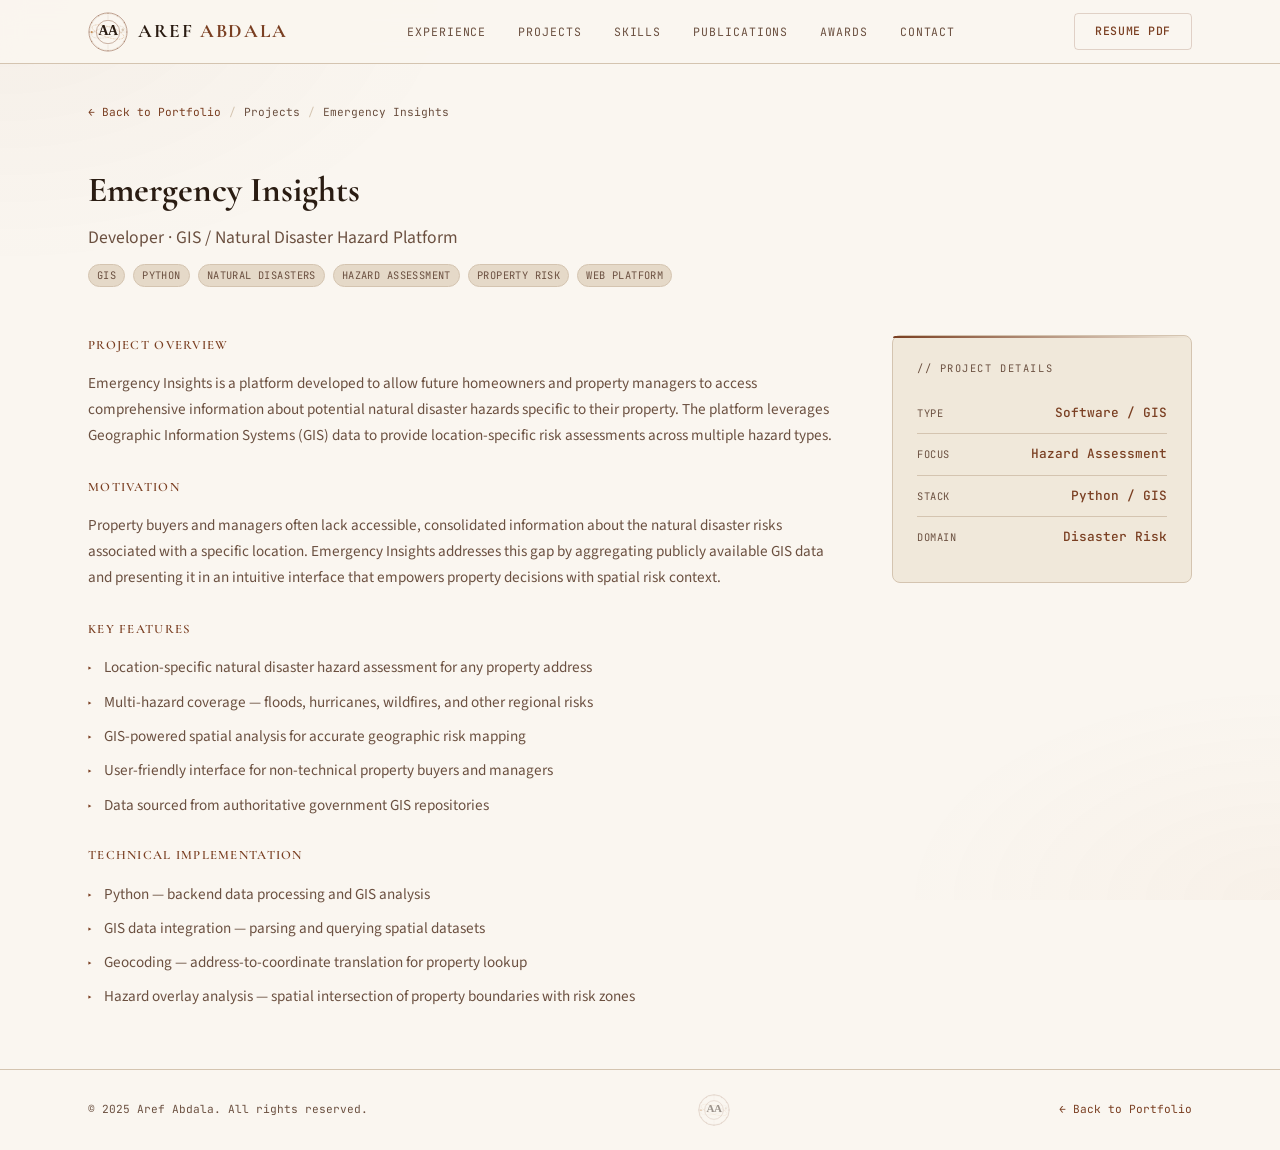
<file: projects/emergency-insights.html>
<!DOCTYPE html>
<html lang="en">
<head>
  <meta charset="UTF-8">
  <meta name="viewport" content="width=device-width, initial-scale=1.0">
  <title>Emergency Insights — Aref Abdala</title>
  <link rel="stylesheet" href="../assets/css/main.css">
  <link rel="stylesheet" href="../assets/css/animations.css">
  <link rel="stylesheet" href="../assets/css/fontawesome-all.min.css">
  <link rel="icon" type="image/svg+xml" href="../assets/logos/logo-dual-orbit-atom.svg">
</head>
<body class="is-preload">

<nav id="nav">
  <div class="nav-inner">
    <a class="nav-logo" href="../index.html"><img src="../assets/logos/logo-dual-orbit-atom.svg" alt="Aref Abdala" class="nav-logo-img"><span class="nav-logo-text">AREF <span>ABDALA</span></span></a>
    <ul class="nav-links">
      <li><a href="../index.html#experience">Experience</a></li>
      <li><a href="../index.html#projects">Projects</a></li>
      <li><a href="../index.html#skills">Skills</a></li>
      <li><a href="../index.html#publications">Publications</a></li>
      <li><a href="../index.html#awards">Awards</a></li>
      <li><a href="../index.html#contact">Contact</a></li>
    </ul>
    <div class="nav-cta">
      <a href="../Aref_resume.pdf" class="btn btn-outline" target="_blank">Resume PDF</a>
      <button class="nav-hamburger" aria-label="Toggle menu">
        <span></span><span></span><span></span>
      </button>
    </div>
  </div>
</nav>

<main>
  <div class="container">

    <div class="breadcrumb">
      <a href="../index.html">← Back to Portfolio</a>
      <span class="breadcrumb-sep">/</span>
      <span>Projects</span>
      <span class="breadcrumb-sep">/</span>
      <span>Emergency Insights</span>
    </div>

    <div class="detail-header">
      <h1 class="detail-company">Emergency Insights</h1>
      <div class="detail-role">Developer · GIS / Natural Disaster Hazard Platform</div>
      <div class="detail-tags">
        <span class="tag">GIS</span>
        <span class="tag">Python</span>
        <span class="tag">Natural Disasters</span>
        <span class="tag">Hazard Assessment</span>
        <span class="tag">Property Risk</span>
        <span class="tag">Web Platform</span>
      </div>
    </div>



    <div class="detail-body">
      <div class="detail-content">
        <h3>Project Overview</h3>
        <p>Emergency Insights is a platform developed to allow future homeowners and property managers to access comprehensive information about potential natural disaster hazards specific to their property. The platform leverages Geographic Information Systems (GIS) data to provide location-specific risk assessments across multiple hazard types.</p>

        <h3>Motivation</h3>
        <p>Property buyers and managers often lack accessible, consolidated information about the natural disaster risks associated with a specific location. Emergency Insights addresses this gap by aggregating publicly available GIS data and presenting it in an intuitive interface that empowers property decisions with spatial risk context.</p>

        <h3>Key Features</h3>
        <ul>
          <li>Location-specific natural disaster hazard assessment for any property address</li>
          <li>Multi-hazard coverage — floods, hurricanes, wildfires, and other regional risks</li>
          <li>GIS-powered spatial analysis for accurate geographic risk mapping</li>
          <li>User-friendly interface for non-technical property buyers and managers</li>
          <li>Data sourced from authoritative government GIS repositories</li>
        </ul>

        <h3>Technical Implementation</h3>
        <ul>
          <li>Python — backend data processing and GIS analysis</li>
          <li>GIS data integration — parsing and querying spatial datasets</li>
          <li>Geocoding — address-to-coordinate translation for property lookup</li>
          <li>Hazard overlay analysis — spatial intersection of property boundaries with risk zones</li>
        </ul>
      </div>

      <div class="sidebar-card">
        <div class="sidebar-title">// Project Details</div>
        <div class="sidebar-stats">
          <div class="sidebar-stat">
            <span class="sidebar-stat-label">Type</span>
            <span class="sidebar-stat-value">Software / GIS</span>
          </div>
          <div class="sidebar-stat">
            <span class="sidebar-stat-label">Focus</span>
            <span class="sidebar-stat-value">Hazard Assessment</span>
          </div>
          <div class="sidebar-stat">
            <span class="sidebar-stat-label">Stack</span>
            <span class="sidebar-stat-value">Python / GIS</span>
          </div>
          <div class="sidebar-stat">
            <span class="sidebar-stat-label">Domain</span>
            <span class="sidebar-stat-value">Disaster Risk</span>
          </div>
        </div>
      </div>
    </div>

  </div>
</main>

<footer>
  <div class="container">
    <div class="footer-inner">
      <span class="footer-copy">&copy; 2025 Aref Abdala. All rights reserved.</span>
      <img src="../assets/logos/logo-dual-orbit-atom.svg" class="footer-logo" alt="AA">
      <a href="../index.html" class="footer-copy text-cyan">← Back to Portfolio</a>
    </div>
  </div>
</footer>

<script src="../assets/js/main.js"></script>
</body>
</html>
</file>
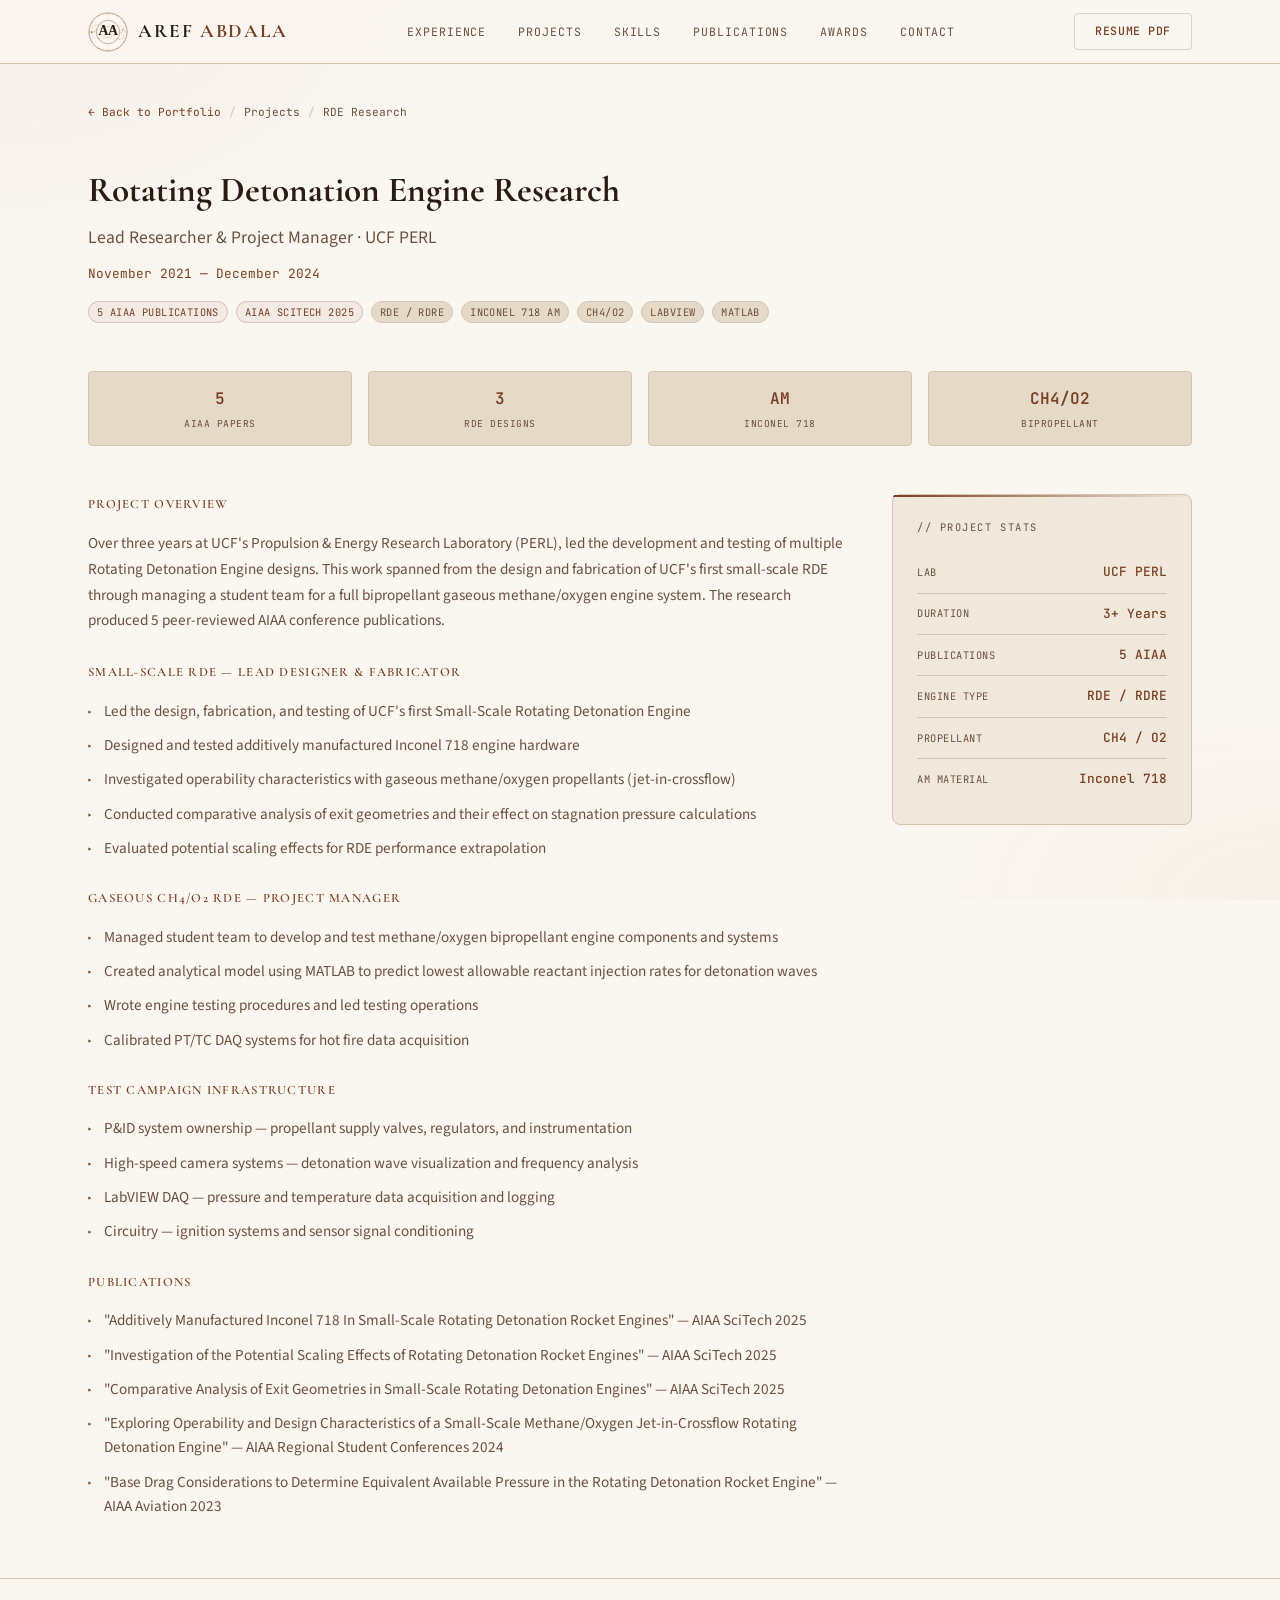
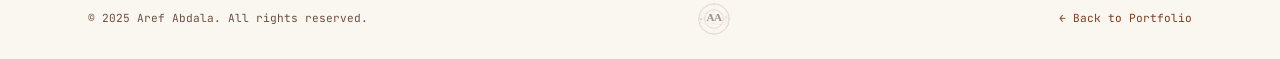
<file: projects/rde.html>
<!DOCTYPE html>
<html lang="en">
<head>
  <meta charset="UTF-8">
  <meta name="viewport" content="width=device-width, initial-scale=1.0">
  <title>RDE Research — Aref Abdala</title>
  <link rel="stylesheet" href="../assets/css/main.css">
  <link rel="stylesheet" href="../assets/css/animations.css">
  <link rel="stylesheet" href="../assets/css/fontawesome-all.min.css">
  <link rel="icon" type="image/svg+xml" href="../assets/logos/logo-dual-orbit-atom.svg">
</head>
<body class="is-preload">

<nav id="nav">
  <div class="nav-inner">
    <a class="nav-logo" href="../index.html"><img src="../assets/logos/logo-dual-orbit-atom.svg" alt="Aref Abdala" class="nav-logo-img"><span class="nav-logo-text">AREF <span>ABDALA</span></span></a>
    <ul class="nav-links">
      <li><a href="../index.html#experience">Experience</a></li>
      <li><a href="../index.html#projects">Projects</a></li>
      <li><a href="../index.html#skills">Skills</a></li>
      <li><a href="../index.html#publications">Publications</a></li>
      <li><a href="../index.html#awards">Awards</a></li>
      <li><a href="../index.html#contact">Contact</a></li>
    </ul>
    <div class="nav-cta">
      <a href="../Aref_resume.pdf" class="btn btn-outline" target="_blank">Resume PDF</a>
      <button class="nav-hamburger" aria-label="Toggle menu">
        <span></span><span></span><span></span>
      </button>
    </div>
  </div>
</nav>

<main>
  <div class="container">

    <div class="breadcrumb">
      <a href="../index.html">← Back to Portfolio</a>
      <span class="breadcrumb-sep">/</span>
      <span>Projects</span>
      <span class="breadcrumb-sep">/</span>
      <span>RDE Research</span>
    </div>

    <div class="detail-header">
      <h1 class="detail-company">Rotating Detonation Engine Research</h1>
      <div class="detail-role">Lead Researcher &amp; Project Manager · UCF PERL</div>
      <div class="detail-date">November 2021 — December 2024</div>
      <div class="detail-tags">
        <span class="tag tag-accent">5 AIAA Publications</span>
        <span class="tag tag-accent">AIAA SciTech 2025</span>
        <span class="tag">RDE / RDRE</span>
        <span class="tag">Inconel 718 AM</span>
        <span class="tag">CH4/O2</span>
        <span class="tag">LabVIEW</span>
        <span class="tag">MATLAB</span>
      </div>
    </div>

    <!-- Metrics row -->
    <div style="display:grid; grid-template-columns:repeat(4,1fr); gap:16px; margin-bottom:48px;" class="reveal-group">
      <div class="metric-item reveal">
        <div class="metric-value">5</div>
        <div class="metric-label">AIAA Papers</div>
      </div>
      <div class="metric-item reveal">
        <div class="metric-value">3</div>
        <div class="metric-label">RDE Designs</div>
      </div>
      <div class="metric-item reveal">
        <div class="metric-value">AM</div>
        <div class="metric-label">Inconel 718</div>
      </div>
      <div class="metric-item reveal">
        <div class="metric-value">CH4/O2</div>
        <div class="metric-label">Bipropellant</div>
      </div>
    </div>



    <div class="detail-body">
      <div class="detail-content">

        <h3>Project Overview</h3>
        <p>Over three years at UCF's Propulsion &amp; Energy Research Laboratory (PERL), led the development and testing of multiple Rotating Detonation Engine designs. This work spanned from the design and fabrication of UCF's first small-scale RDE through managing a student team for a full bipropellant gaseous methane/oxygen engine system. The research produced 5 peer-reviewed AIAA conference publications.</p>

        <h3>Small-Scale RDE — Lead Designer &amp; Fabricator</h3>
        <ul>
          <li>Led the design, fabrication, and testing of UCF's first Small-Scale Rotating Detonation Engine</li>
          <li>Designed and tested additively manufactured Inconel 718 engine hardware</li>
          <li>Investigated operability characteristics with gaseous methane/oxygen propellants (jet-in-crossflow)</li>
          <li>Conducted comparative analysis of exit geometries and their effect on stagnation pressure calculations</li>
          <li>Evaluated potential scaling effects for RDE performance extrapolation</li>
        </ul>

        <h3>Gaseous CH4/O2 RDE — Project Manager</h3>
        <ul>
          <li>Managed student team to develop and test methane/oxygen bipropellant engine components and systems</li>
          <li>Created analytical model using MATLAB to predict lowest allowable reactant injection rates for detonation waves</li>
          <li>Wrote engine testing procedures and led testing operations</li>
          <li>Calibrated PT/TC DAQ systems for hot fire data acquisition</li>
        </ul>

        <h3>Test Campaign Infrastructure</h3>
        <ul>
          <li>P&amp;ID system ownership — propellant supply valves, regulators, and instrumentation</li>
          <li>High-speed camera systems — detonation wave visualization and frequency analysis</li>
          <li>LabVIEW DAQ — pressure and temperature data acquisition and logging</li>
          <li>Circuitry — ignition systems and sensor signal conditioning</li>
        </ul>

        <h3>Publications</h3>
        <ul>
          <li>"Additively Manufactured Inconel 718 In Small-Scale Rotating Detonation Rocket Engines" — AIAA SciTech 2025</li>
          <li>"Investigation of the Potential Scaling Effects of Rotating Detonation Rocket Engines" — AIAA SciTech 2025</li>
          <li>"Comparative Analysis of Exit Geometries in Small-Scale Rotating Detonation Engines" — AIAA SciTech 2025</li>
          <li>"Exploring Operability and Design Characteristics of a Small-Scale Methane/Oxygen Jet-in-Crossflow Rotating Detonation Engine" — AIAA Regional Student Conferences 2024</li>
          <li>"Base Drag Considerations to Determine Equivalent Available Pressure in the Rotating Detonation Rocket Engine" — AIAA Aviation 2023</li>
        </ul>

      </div>

      <div class="sidebar-card">
        <div class="sidebar-title">// Project Stats</div>
        <div class="sidebar-stats">
          <div class="sidebar-stat">
            <span class="sidebar-stat-label">Lab</span>
            <span class="sidebar-stat-value">UCF PERL</span>
          </div>
          <div class="sidebar-stat">
            <span class="sidebar-stat-label">Duration</span>
            <span class="sidebar-stat-value">3+ Years</span>
          </div>
          <div class="sidebar-stat">
            <span class="sidebar-stat-label">Publications</span>
            <span class="sidebar-stat-value">5 AIAA</span>
          </div>
          <div class="sidebar-stat">
            <span class="sidebar-stat-label">Engine Type</span>
            <span class="sidebar-stat-value">RDE / RDRE</span>
          </div>
          <div class="sidebar-stat">
            <span class="sidebar-stat-label">Propellant</span>
            <span class="sidebar-stat-value">CH4 / O2</span>
          </div>
          <div class="sidebar-stat">
            <span class="sidebar-stat-label">AM Material</span>
            <span class="sidebar-stat-value">Inconel 718</span>
          </div>
        </div>
      </div>
    </div>



  </div>
</main>

<footer>
  <div class="container">
    <div class="footer-inner">
      <span class="footer-copy">&copy; 2025 Aref Abdala. All rights reserved.</span>
      <img src="../assets/logos/logo-dual-orbit-atom.svg" class="footer-logo" alt="AA">
      <a href="../index.html" class="footer-copy text-cyan">← Back to Portfolio</a>
    </div>
  </div>
</footer>

<script src="../assets/js/main.js"></script>
</body>
</html>
</file>
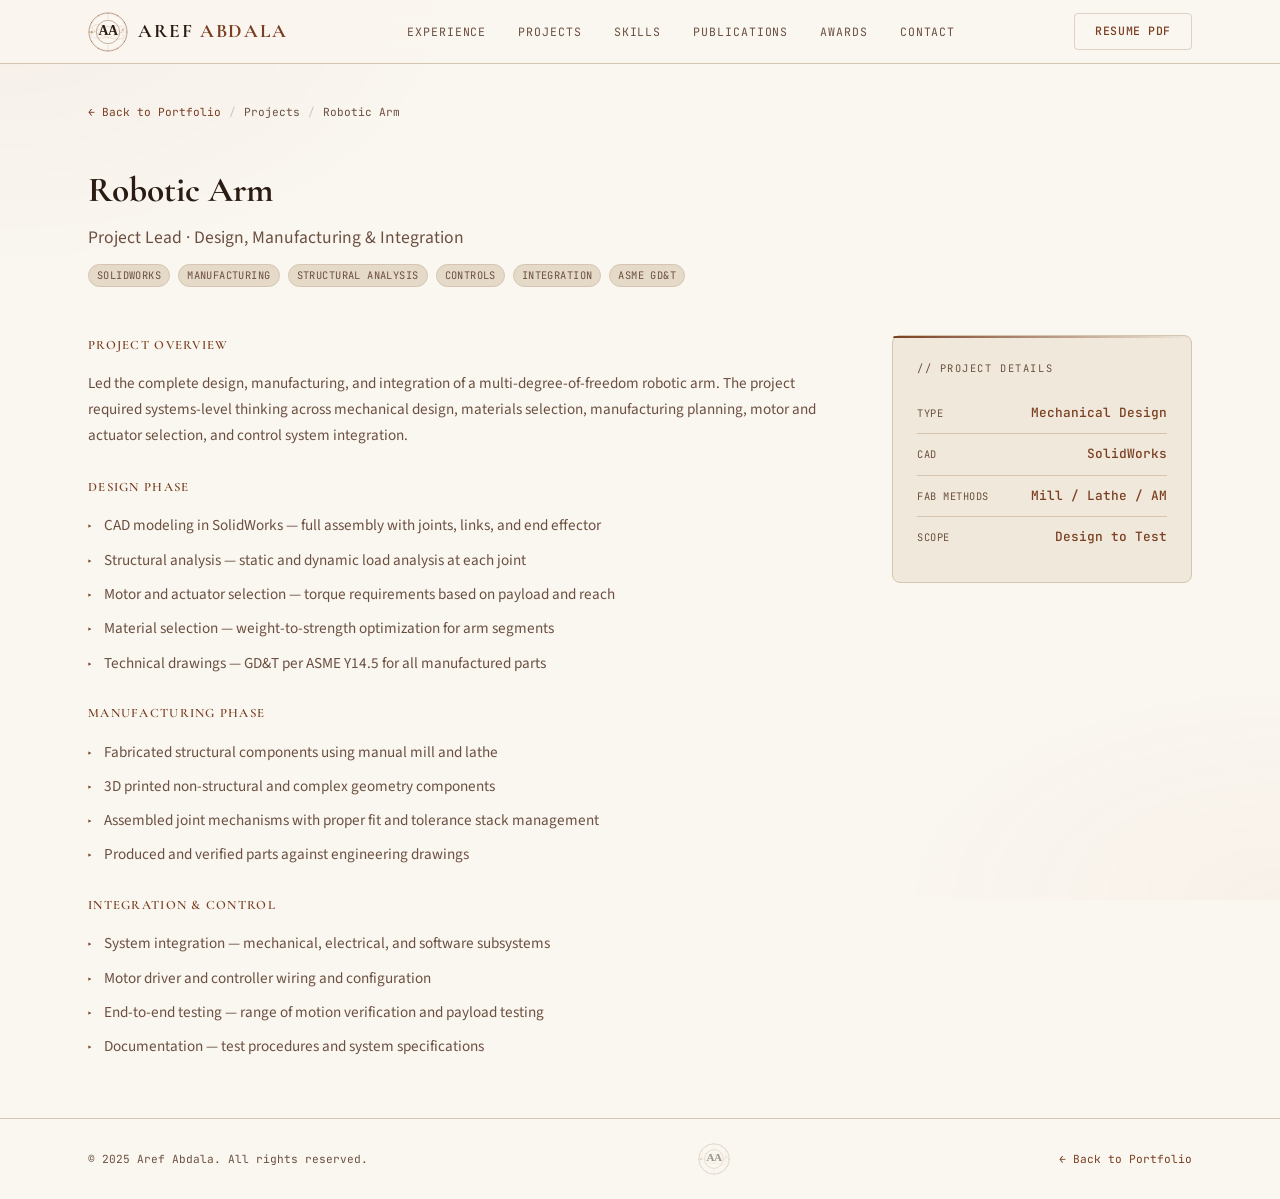
<file: projects/robotic-arm.html>
<!DOCTYPE html>
<html lang="en">
<head>
  <meta charset="UTF-8">
  <meta name="viewport" content="width=device-width, initial-scale=1.0">
  <title>Robotic Arm — Aref Abdala</title>
  <link rel="stylesheet" href="../assets/css/main.css">
  <link rel="stylesheet" href="../assets/css/animations.css">
  <link rel="stylesheet" href="../assets/css/fontawesome-all.min.css">
  <link rel="icon" type="image/svg+xml" href="../assets/logos/logo-dual-orbit-atom.svg">
</head>
<body class="is-preload">

<nav id="nav">
  <div class="nav-inner">
    <a class="nav-logo" href="../index.html"><img src="../assets/logos/logo-dual-orbit-atom.svg" alt="Aref Abdala" class="nav-logo-img"><span class="nav-logo-text">AREF <span>ABDALA</span></span></a>
    <ul class="nav-links">
      <li><a href="../index.html#experience">Experience</a></li>
      <li><a href="../index.html#projects">Projects</a></li>
      <li><a href="../index.html#skills">Skills</a></li>
      <li><a href="../index.html#publications">Publications</a></li>
      <li><a href="../index.html#awards">Awards</a></li>
      <li><a href="../index.html#contact">Contact</a></li>
    </ul>
    <div class="nav-cta">
      <a href="../Aref_resume.pdf" class="btn btn-outline" target="_blank">Resume PDF</a>
      <button class="nav-hamburger" aria-label="Toggle menu">
        <span></span><span></span><span></span>
      </button>
    </div>
  </div>
</nav>

<main>
  <div class="container">

    <div class="breadcrumb">
      <a href="../index.html">← Back to Portfolio</a>
      <span class="breadcrumb-sep">/</span>
      <span>Projects</span>
      <span class="breadcrumb-sep">/</span>
      <span>Robotic Arm</span>
    </div>

    <div class="detail-header">
      <h1 class="detail-company">Robotic Arm</h1>
      <div class="detail-role">Project Lead · Design, Manufacturing &amp; Integration</div>
      <div class="detail-tags">
        <span class="tag">SolidWorks</span>
        <span class="tag">Manufacturing</span>
        <span class="tag">Structural Analysis</span>
        <span class="tag">Controls</span>
        <span class="tag">Integration</span>
        <span class="tag">ASME GD&amp;T</span>
      </div>
    </div>



    <div class="detail-body">
      <div class="detail-content">
        <h3>Project Overview</h3>
        <p>Led the complete design, manufacturing, and integration of a multi-degree-of-freedom robotic arm. The project required systems-level thinking across mechanical design, materials selection, manufacturing planning, motor and actuator selection, and control system integration.</p>

        <h3>Design Phase</h3>
        <ul>
          <li>CAD modeling in SolidWorks — full assembly with joints, links, and end effector</li>
          <li>Structural analysis — static and dynamic load analysis at each joint</li>
          <li>Motor and actuator selection — torque requirements based on payload and reach</li>
          <li>Material selection — weight-to-strength optimization for arm segments</li>
          <li>Technical drawings — GD&amp;T per ASME Y14.5 for all manufactured parts</li>
        </ul>

        <h3>Manufacturing Phase</h3>
        <ul>
          <li>Fabricated structural components using manual mill and lathe</li>
          <li>3D printed non-structural and complex geometry components</li>
          <li>Assembled joint mechanisms with proper fit and tolerance stack management</li>
          <li>Produced and verified parts against engineering drawings</li>
        </ul>

        <h3>Integration &amp; Control</h3>
        <ul>
          <li>System integration — mechanical, electrical, and software subsystems</li>
          <li>Motor driver and controller wiring and configuration</li>
          <li>End-to-end testing — range of motion verification and payload testing</li>
          <li>Documentation — test procedures and system specifications</li>
        </ul>
      </div>

      <div class="sidebar-card">
        <div class="sidebar-title">// Project Details</div>
        <div class="sidebar-stats">
          <div class="sidebar-stat">
            <span class="sidebar-stat-label">Type</span>
            <span class="sidebar-stat-value">Mechanical Design</span>
          </div>
          <div class="sidebar-stat">
            <span class="sidebar-stat-label">CAD</span>
            <span class="sidebar-stat-value">SolidWorks</span>
          </div>
          <div class="sidebar-stat">
            <span class="sidebar-stat-label">Fab Methods</span>
            <span class="sidebar-stat-value">Mill / Lathe / AM</span>
          </div>
          <div class="sidebar-stat">
            <span class="sidebar-stat-label">Scope</span>
            <span class="sidebar-stat-value">Design to Test</span>
          </div>
        </div>
      </div>
    </div>

  </div>
</main>

<footer>
  <div class="container">
    <div class="footer-inner">
      <span class="footer-copy">&copy; 2025 Aref Abdala. All rights reserved.</span>
      <img src="../assets/logos/logo-dual-orbit-atom.svg" class="footer-logo" alt="AA">
      <a href="../index.html" class="footer-copy text-cyan">← Back to Portfolio</a>
    </div>
  </div>
</footer>

<script src="../assets/js/main.js"></script>
</body>
</html>
</file>
<file: assets/css/main.css>
/* ========================
   main.css — Aref Abdala Portfolio
   Engineering Notebook Warm Theme
   ======================== */

@import url('https://fonts.googleapis.com/css2?family=Cormorant+Garamond:ital,wght@0,400;0,500;0,600;0,700;1,400&family=Source+Sans+Pro:ital,wght@0,300;0,400;0,600;0,700;1,400&family=JetBrains+Mono:wght@300;400;500&display=swap');

/* ========================
   1. CSS Custom Properties
   ======================== */
:root {
  --bg-primary:    #faf6f0;
  --bg-secondary:  #f0e8da;
  --bg-tertiary:   #e5d9c8;
  --accent-cyan:   #7a3f22;
  --accent-orange: #c47840;
  --text-primary:  #2a1c12;
  --text-secondary:#6b5040;
  --border-subtle: #d4c4b0;
  --border-accent: #7a3f2233;
  --success:       #4a7a4a;

  --font-heading: 'Cormorant Garamond', serif;
  --font-body:    'Source Sans Pro', sans-serif;
  --font-mono:    'JetBrains Mono', monospace;

  --nav-height:      64px;
  --section-padding: 80px 0;
  --radius:    8px;
  --radius-sm: 4px;
}

/* ========================
   2. Reset + Base
   ======================== */
*, *::before, *::after {
  box-sizing: border-box;
  margin: 0;
  padding: 0;
}

html {
  scroll-behavior: smooth;
  font-size: 16px;
}

body {
  font-family: var(--font-body);
  background-color: var(--bg-primary);
  color: var(--text-primary);
  line-height: 1.6;
  overflow-x: hidden;
}

body.is-preload * {
  animation: none !important;
  transition: none !important;
}

a {
  color: var(--accent-cyan);
  text-decoration: none;
  transition: color 0.2s ease, opacity 0.2s ease;
}

a:hover { color: var(--text-primary); }

ul { list-style: none; }

img {
  max-width: 100%;
  height: auto;
  display: block;
}

/* ========================
   3. Background Texture
   ======================== */
body::before {
  content: '';
  position: fixed;
  top: 0; left: 0;
  width: 100%; height: 100%;
  background:
    radial-gradient(ellipse 60% 50% at 0% 0%,    rgba(122, 63, 34, 0.04) 0%, transparent 60%),
    radial-gradient(ellipse 50% 40% at 100% 100%, rgba(196, 120, 64, 0.04) 0%, transparent 60%);
  pointer-events: none;
  z-index: 0;
}

/* ========================
   4. Navigation
   ======================== */
#nav {
  position: fixed;
  top: 0; left: 0; right: 0;
  height: var(--nav-height);
  z-index: 100;
  background: rgba(250, 246, 240, 0.94);
  backdrop-filter: blur(12px);
  -webkit-backdrop-filter: blur(12px);
  border-bottom: 1px solid var(--border-subtle);
  display: flex;
  align-items: center;
}

.nav-inner {
  width: 100%;
  max-width: 1200px;
  margin: 0 auto;
  padding: 0 48px;
  display: grid;
  grid-template-columns: auto 1fr auto;
  align-items: center;
  gap: 32px;
}

.nav-logo {
  display: flex;
  align-items: center;
  gap: 10px;
  text-decoration: none;
}

.nav-logo-text {
  font-family: var(--font-heading);
  font-size: 1.2rem;
  font-weight: 700;
  color: var(--text-primary);
  letter-spacing: 0.1em;
  white-space: nowrap;
}

.nav-logo-text span { color: var(--accent-cyan); }

.nav-logo-img {
  height: 40px;
  width: auto;
  display: block;
  transition: opacity 0.2s ease;
}

.nav-logo:hover .nav-logo-img { opacity: 0.8; }

.footer-logo {
  height: 32px;
  width: auto;
  opacity: 0.45;
  display: block;
  transition: opacity 0.2s ease;
}

.footer-logo:hover { opacity: 0.7; }

.nav-links {
  display: flex;
  justify-content: center;
  gap: 32px;
}

.nav-links a {
  font-family: var(--font-mono);
  font-size: 0.72rem;
  color: var(--text-secondary);
  letter-spacing: 0.08em;
  text-transform: uppercase;
  transition: color 0.2s ease;
}

.nav-links a:hover,
.nav-links a.active { color: var(--accent-cyan); }

.nav-cta {
  display: flex;
  align-items: center;
  gap: 12px;
}

/* Buttons */
.btn {
  display: inline-flex;
  align-items: center;
  gap: 8px;
  padding: 8px 20px;
  border-radius: var(--radius-sm);
  font-family: var(--font-mono);
  font-size: 0.72rem;
  font-weight: 500;
  letter-spacing: 0.05em;
  text-transform: uppercase;
  cursor: pointer;
  border: none;
  transition: all 0.2s ease;
}

.btn-outline {
  background: transparent;
  border: 1px solid var(--border-accent);
  color: var(--accent-cyan);
}

.btn-outline:hover {
  background: rgba(122, 63, 34, 0.08);
  border-color: var(--accent-cyan);
  color: var(--accent-cyan);
}

.btn-primary {
  background: var(--accent-cyan);
  color: var(--bg-primary);
}

.btn-primary:hover {
  background: #5c2e18;
  color: var(--bg-primary);
}

/* Hamburger */
.nav-hamburger {
  display: none;
  flex-direction: column;
  gap: 5px;
  cursor: pointer;
  padding: 4px;
  background: none;
  border: none;
}

.nav-hamburger span {
  display: block;
  width: 22px;
  height: 2px;
  background: var(--text-primary);
  transition: all 0.2s ease;
}

/* ========================
   5. Container
   ======================== */
.container {
  max-width: 1200px;
  margin: 0 auto;
  padding: 0 48px;
  position: relative;
  z-index: 1;
}

/* ========================
   6. Hero
   ======================== */
#intro {
  min-height: 100vh;
  display: flex;
  align-items: center;
  padding-top: var(--nav-height);
}

.hero-grid {
  display: grid;
  grid-template-columns: 1fr 380px;
  gap: 64px;
  align-items: center;
  padding: 80px 0;
}

.hero-overline {
  font-family: var(--font-mono);
  font-size: 0.7rem;
  color: var(--accent-cyan);
  letter-spacing: 0.2em;
  text-transform: uppercase;
  margin-bottom: 16px;
}

.hero-name {
  font-family: var(--font-heading);
  font-size: clamp(2.5rem, 5vw, 4rem);
  font-weight: 900;
  line-height: 1.1;
  color: var(--text-primary);
  margin-bottom: 16px;
  letter-spacing: -0.02em;
}

.hero-role {
  font-size: 1.1rem;
  color: var(--text-secondary);
  margin-bottom: 24px;
  line-height: 1.6;
}

.hero-role strong { color: var(--accent-orange); }

.hero-meta {
  display: flex;
  flex-wrap: wrap;
  gap: 20px;
  margin-bottom: 36px;
}

.hero-meta-item {
  display: flex;
  align-items: center;
  gap: 6px;
  font-family: var(--font-mono);
  font-size: 0.72rem;
  color: var(--text-secondary);
}

a.hero-meta-item {
  color: var(--text-secondary);
  text-decoration: none;
}

a.hero-meta-item:hover {
  color: var(--accent-cyan);
}

.hero-meta-item i {
  color: var(--accent-cyan);
  font-size: 0.8rem;
}

.hero-actions {
  display: flex;
  gap: 12px;
  flex-wrap: wrap;
}

/* Hero Stats Card */
.hero-stats-card {
  background: var(--bg-secondary);
  border: 1px solid var(--border-subtle);
  border-radius: var(--radius);
  padding: 28px;
  position: relative;
  overflow: hidden;
}

.hero-stats-card::before {
  content: '';
  position: absolute;
  top: 0; left: 0; right: 0;
  height: 2px;
  background: linear-gradient(90deg, var(--accent-cyan), var(--accent-orange));
}

.stats-header {
  font-family: var(--font-mono);
  font-size: 0.65rem;
  color: var(--text-secondary);
  letter-spacing: 0.15em;
  text-transform: uppercase;
  margin-bottom: 20px;
}

.stat-row {
  display: flex;
  justify-content: space-between;
  align-items: center;
  padding: 10px 0;
  border-bottom: 1px solid var(--border-subtle);
}

.stat-row:last-of-type { border-bottom: none; }

.stat-label {
  font-family: var(--font-mono);
  font-size: 0.7rem;
  color: var(--text-secondary);
  text-transform: uppercase;
  letter-spacing: 0.05em;
}

.stat-value {
  font-family: var(--font-mono);
  font-size: 1.1rem;
  font-weight: 500;
  color: var(--accent-cyan);
}

.badge-active {
  display: inline-flex;
  align-items: center;
  gap: 6px;
  padding: 4px 10px;
  background: rgba(16, 185, 129, 0.12);
  border: 1px solid rgba(16, 185, 129, 0.3);
  border-radius: 100px;
  font-family: var(--font-mono);
  font-size: 0.65rem;
  color: var(--success);
  letter-spacing: 0.05em;
  text-transform: uppercase;
  margin: 16px 0;
}

.badge-active::before {
  content: '';
  width: 6px;
  height: 6px;
  background: var(--success);
  border-radius: 50%;
  animation: pulse 2s ease-in-out infinite;
}

.stats-downloads {
  display: flex;
  gap: 8px;
  margin-top: 16px;
}

.stats-downloads a {
  flex: 1;
  text-align: center;
  padding: 8px;
  background: var(--bg-tertiary);
  border: 1px solid var(--border-subtle);
  border-radius: var(--radius-sm);
  font-family: var(--font-mono);
  font-size: 0.65rem;
  color: var(--text-secondary);
  text-transform: uppercase;
  letter-spacing: 0.05em;
  transition: all 0.2s ease;
}

.stats-downloads a:hover {
  border-color: var(--accent-cyan);
  color: var(--accent-cyan);
}

/* ========================
   7. Section Headers
   ======================== */
section {
  padding: var(--section-padding);
  position: relative;
  z-index: 1;
}

.section-header { margin-bottom: 48px; }

.section-overline {
  font-family: var(--font-mono);
  font-size: 0.65rem;
  color: var(--accent-cyan);
  letter-spacing: 0.2em;
  text-transform: uppercase;
  margin-bottom: 8px;
}

.section-title {
  font-family: var(--font-heading);
  font-size: clamp(1.5rem, 3vw, 2rem);
  font-weight: 700;
  color: var(--text-primary);
  margin-bottom: 12px;
}

.section-desc {
  font-size: 1rem;
  color: var(--text-secondary);
  max-width: 600px;
}

/* ========================
   8. Experience Timeline
   ======================== */
#experience { border-top: 1px solid var(--border-subtle); }

.timeline {
  display: flex;
  flex-direction: column;
}

.timeline-item {
  display: grid;
  grid-template-columns: 1fr 160px;
  gap: 32px;
  padding: 24px 0;
  border-bottom: 1px solid var(--border-subtle);
  transition: background 0.2s ease;
}

.timeline-item:hover { background: rgba(122, 63, 34, 0.04); }
.timeline-item:last-child { border-bottom: none; }

.timeline-date {
  font-family: var(--font-mono);
  font-size: 0.7rem;
  color: var(--text-secondary);
  line-height: 1.7;
  order: 2;
  text-align: right;
  display: flex;
  flex-direction: column;
  align-items: flex-end;
  gap: 6px;
}

.timeline-content {
  display: flex;
  flex-direction: column;
  gap: 8px;
  order: 1;
}

.timeline-header {
  display: flex;
  align-items: flex-start;
  justify-content: space-between;
  flex-wrap: wrap;
  gap: 8px;
}

.timeline-company {
  font-family: var(--font-heading);
  font-size: 1.2rem;
  font-weight: 800;
  color: var(--text-primary);
  letter-spacing: 0.05em;
}

.timeline-role {
  font-size: 0.9rem;
  color: var(--text-secondary);
  font-style: italic;
}

.badge-current {
  display: inline-flex;
  align-items: center;
  gap: 5px;
  padding: 2px 8px;
  background: rgba(16, 185, 129, 0.12);
  border: 1px solid rgba(16, 185, 129, 0.3);
  border-radius: 100px;
  font-family: var(--font-mono);
  font-size: 0.6rem;
  color: var(--success);
  letter-spacing: 0.05em;
  text-transform: uppercase;
  white-space: nowrap;
}

.badge-current::before {
  content: '';
  width: 5px;
  height: 5px;
  background: var(--success);
  border-radius: 50%;
  animation: pulse 2s ease-in-out infinite;
}

.timeline-desc {
  font-size: 0.9rem;
  color: var(--text-secondary);
  line-height: 1.6;
}

.timeline-tags {
  display: flex;
  flex-wrap: wrap;
  gap: 6px;
  margin-top: 4px;
}

.tag {
  padding: 2px 8px;
  background: var(--bg-tertiary);
  border: 1px solid var(--border-subtle);
  border-radius: 100px;
  font-family: var(--font-mono);
  font-size: 0.65rem;
  color: var(--text-secondary);
  text-transform: uppercase;
  letter-spacing: 0.04em;
}

.tag-accent {
  border-color: var(--border-accent);
  color: var(--accent-cyan);
  background: rgba(122, 63, 34, 0.06);
}

.timeline-link {
  font-family: var(--font-mono);
  font-size: 0.7rem;
  color: var(--accent-cyan);
  text-transform: uppercase;
  letter-spacing: 0.05em;
  display: inline-flex;
  align-items: center;
  gap: 4px;
  margin-top: 4px;
  transition: gap 0.2s ease;
}

.timeline-link:hover {
  gap: 8px;
  color: var(--accent-cyan);
}

/* ========================
   9. Project Cards
   ======================== */
#projects { border-top: 1px solid var(--border-subtle); }

.projects-grid {
  display: grid;
  grid-template-columns: 1fr 1fr;
  gap: 20px;
}

.project-card {
  background: var(--bg-secondary);
  border: 1px solid var(--border-subtle);
  border-radius: var(--radius);
  padding: 28px;
  transition: all 0.3s ease;
  position: relative;
  overflow: hidden;
}

.project-card::after {
  content: '';
  position: absolute;
  inset: 0;
  border-radius: var(--radius);
  border: 1px solid transparent;
  transition: border-color 0.3s ease;
  pointer-events: none;
}

.project-card:hover {
  transform: translateY(-4px);
  box-shadow: 0 16px 48px rgba(122, 63, 34, 0.12);
}

.project-card:hover::after { border-color: var(--border-accent); }

.project-card.featured {
  grid-column: 1 / -1;
  display: grid;
  grid-template-columns: 1fr auto;
  gap: 32px;
  align-items: start;
}

.project-overline {
  font-family: var(--font-mono);
  font-size: 0.65rem;
  color: var(--accent-orange);
  letter-spacing: 0.15em;
  text-transform: uppercase;
  margin-bottom: 8px;
}

.project-title {
  font-family: var(--font-heading);
  font-size: 1rem;
  font-weight: 600;
  color: var(--text-primary);
  margin-bottom: 12px;
  letter-spacing: 0.03em;
}

.project-card.featured .project-title { font-size: 1.2rem; }

.project-desc {
  font-size: 0.9rem;
  color: var(--text-secondary);
  line-height: 1.6;
  margin-bottom: 16px;
}

.project-tags {
  display: flex;
  flex-wrap: wrap;
  gap: 6px;
  margin-bottom: 16px;
}

.project-link {
  font-family: var(--font-mono);
  font-size: 0.7rem;
  color: var(--accent-cyan);
  text-transform: uppercase;
  letter-spacing: 0.05em;
  display: inline-flex;
  align-items: center;
  gap: 4px;
  transition: gap 0.2s ease;
}

.project-link:hover { gap: 8px; }

/* Featured metrics grid */
.metrics-grid {
  display: grid;
  grid-template-columns: 1fr 1fr;
  gap: 12px;
  min-width: 200px;
}

.metric-item {
  background: var(--bg-tertiary);
  border: 1px solid var(--border-subtle);
  border-radius: var(--radius-sm);
  padding: 14px;
  text-align: center;
}

.metric-value {
  font-family: var(--font-mono);
  font-size: 1rem;
  font-weight: 600;
  color: var(--accent-cyan);
  margin-bottom: 4px;
}

.metric-label {
  font-family: var(--font-mono);
  font-size: 0.6rem;
  color: var(--text-secondary);
  text-transform: uppercase;
  letter-spacing: 0.05em;
}

.project-image {
  width: 100%;
  height: auto;
  border-radius: var(--radius-sm);
  margin-bottom: 16px;
  border: 1px solid var(--border-subtle);
}

/* ========================
   10. Skills
   ======================== */
#skills { border-top: 1px solid var(--border-subtle); }

.skills-grid {
  display: grid;
  grid-template-columns: repeat(3, 1fr);
  gap: 24px;
}

.skill-group {
  background: var(--bg-secondary);
  border: 1px solid var(--border-subtle);
  border-radius: var(--radius);
  padding: 24px;
}

.skill-group-title {
  font-family: var(--font-heading);
  font-size: 0.75rem;
  font-weight: 600;
  color: var(--accent-cyan);
  letter-spacing: 0.15em;
  text-transform: uppercase;
  margin-bottom: 16px;
  padding-bottom: 12px;
  border-bottom: 1px solid var(--border-subtle);
}

.skill-tags {
  display: flex;
  flex-wrap: wrap;
  gap: 8px;
}

.skill-tag {
  padding: 4px 10px;
  background: var(--bg-tertiary);
  border: 1px solid var(--border-subtle);
  border-radius: 100px;
  font-size: 0.8rem;
  color: var(--text-secondary);
  transition: all 0.2s ease;
}

.skill-tag:hover {
  border-color: var(--border-accent);
  color: var(--accent-cyan);
}

/* ========================
   11. Publications
   ======================== */
#publications { border-top: 1px solid var(--border-subtle); }

.publication-list {
  display: flex;
  flex-direction: column;
}

.publication-item {
  display: grid;
  grid-template-columns: 60px 1fr auto;
  gap: 24px;
  align-items: start;
  padding: 20px 0;
  border-bottom: 1px solid var(--border-subtle);
  transition: background 0.2s ease;
}

.publication-item:hover { background: rgba(122, 63, 34, 0.04); }
.publication-item:last-child { border-bottom: none; }

.pub-year {
  font-family: var(--font-mono);
  font-size: 0.8rem;
  color: var(--accent-cyan);
  font-weight: 500;
  padding-top: 2px;
}

.pub-title {
  font-size: 0.95rem;
  color: var(--text-primary);
  line-height: 1.5;
  margin-bottom: 4px;
}

.pub-venue {
  font-family: var(--font-mono);
  font-size: 0.7rem;
  color: var(--text-secondary);
}

.pub-badge {
  padding: 3px 8px;
  background: rgba(122, 63, 34, 0.07);
  border: 1px solid var(--border-accent);
  border-radius: var(--radius-sm);
  font-family: var(--font-mono);
  font-size: 0.6rem;
  color: var(--accent-cyan);
  text-transform: uppercase;
  letter-spacing: 0.05em;
  white-space: nowrap;
}

/* ========================
   12. Awards / Scholarships
   ======================== */
#awards { border-top: 1px solid var(--border-subtle); }

.awards-grid {
  display: grid;
  grid-template-columns: 1fr 1fr;
  gap: 48px;
}

.award-list, .presentations-list {
  display: flex;
  flex-direction: column;
}

.award-item, .presentation-item {
  display: flex;
  justify-content: space-between;
  align-items: center;
  padding: 12px 0;
  border-bottom: 1px solid var(--border-subtle);
}

.award-item:last-child,
.presentation-item:last-child { border-bottom: none; }

.award-name, .presentation-name {
  font-size: 0.9rem;
  color: var(--text-primary);
}

.award-year {
  font-family: var(--font-mono);
  font-size: 0.7rem;
  color: var(--accent-cyan);
  white-space: nowrap;
  margin-left: 16px;
}

.presentation-year {
  font-family: var(--font-mono);
  font-size: 0.7rem;
  color: var(--text-secondary);
  white-space: nowrap;
  margin-left: 16px;
}

/* ========================
   13. Contact
   ======================== */
#contact { border-top: 1px solid var(--border-subtle); }

.contact-grid {
  display: grid;
  grid-template-columns: 1fr 1fr;
  gap: 20px;
}

.contact-card {
  background: var(--bg-secondary);
  border: 1px solid var(--border-subtle);
  border-radius: var(--radius);
  padding: 24px;
  display: flex;
  align-items: center;
  gap: 16px;
  transition: all 0.2s ease;
  text-decoration: none;
  color: inherit;
}

.contact-card:hover {
  border-color: var(--border-accent);
  background: rgba(122, 63, 34, 0.05);
  transform: translateX(4px);
  color: inherit;
}

.contact-icon {
  width: 40px;
  height: 40px;
  background: var(--bg-tertiary);
  border: 1px solid var(--border-subtle);
  border-radius: var(--radius-sm);
  display: flex;
  align-items: center;
  justify-content: center;
  color: var(--accent-cyan);
  font-size: 1rem;
  flex-shrink: 0;
}

.contact-info { flex: 1; }

.contact-label {
  font-family: var(--font-mono);
  font-size: 0.65rem;
  color: var(--text-secondary);
  text-transform: uppercase;
  letter-spacing: 0.1em;
  margin-bottom: 4px;
}

.contact-value {
  font-size: 0.9rem;
  color: var(--text-primary);
}

.contact-arrow {
  color: var(--text-secondary);
  font-size: 0.8rem;
  transition: transform 0.2s ease, color 0.2s ease;
}

.contact-card:hover .contact-arrow {
  transform: translateX(4px);
  color: var(--accent-cyan);
}

/* ========================
   14. Footer
   ======================== */
footer {
  border-top: 1px solid var(--border-subtle);
  padding: 24px 0;
  position: relative;
  z-index: 1;
}

.footer-inner {
  display: flex;
  justify-content: space-between;
  align-items: center;
}

.footer-copy {
  font-family: var(--font-mono);
  font-size: 0.7rem;
  color: var(--text-secondary);
}

/* ========================
   15. Detail Pages
   ======================== */
.breadcrumb {
  display: flex;
  align-items: center;
  gap: 8px;
  font-family: var(--font-mono);
  font-size: 0.7rem;
  color: var(--text-secondary);
  margin-bottom: 40px;
  padding-top: calc(var(--nav-height) + 40px);
}

.breadcrumb a { color: var(--accent-cyan); }
.breadcrumb a:hover { color: var(--text-primary); }
.breadcrumb-sep { color: var(--border-subtle); }

.detail-header { margin-bottom: 48px; }

.detail-company {
  font-family: var(--font-heading);
  font-size: clamp(1.5rem, 3vw, 2.2rem);
  font-weight: 700;
  color: var(--text-primary);
  margin-bottom: 6px;
}

.detail-role {
  font-size: 1.1rem;
  color: var(--text-secondary);
  margin-bottom: 12px;
}

.detail-date {
  font-family: var(--font-mono);
  font-size: 0.8rem;
  color: var(--accent-cyan);
  margin-bottom: 16px;
}

.detail-tags {
  display: flex;
  flex-wrap: wrap;
  gap: 8px;
  align-items: center;
}

.detail-body {
  display: grid;
  grid-template-columns: 1fr 300px;
  gap: 48px;
  margin-bottom: 60px;
}

.detail-content h3 {
  font-family: var(--font-heading);
  font-size: 0.8rem;
  font-weight: 600;
  color: var(--accent-cyan);
  letter-spacing: 0.1em;
  text-transform: uppercase;
  margin: 28px 0 16px;
}

.detail-content h3:first-child { margin-top: 0; }

.detail-content ul {
  list-style: none;
  display: flex;
  flex-direction: column;
  gap: 10px;
}

.detail-content ul li {
  font-size: 0.95rem;
  color: var(--text-secondary);
  line-height: 1.6;
  padding-left: 16px;
  position: relative;
}

.detail-content ul li::before {
  content: '▸';
  position: absolute;
  left: 0;
  color: var(--accent-cyan);
  font-size: 0.7rem;
  top: 4px;
}

.detail-content p {
  font-size: 0.95rem;
  color: var(--text-secondary);
  line-height: 1.7;
  margin-bottom: 16px;
}

.sidebar-card {
  background: var(--bg-secondary);
  border: 1px solid var(--border-subtle);
  border-radius: var(--radius);
  padding: 24px;
  position: sticky;
  top: calc(var(--nav-height) + 24px);
  height: fit-content;
}

.sidebar-card::before {
  content: '';
  position: absolute;
  top: 0; left: 0; right: 0;
  height: 2px;
  background: linear-gradient(90deg, var(--accent-cyan), transparent);
  border-radius: var(--radius) var(--radius) 0 0;
}

.sidebar-title {
  font-family: var(--font-mono);
  font-size: 0.65rem;
  color: var(--text-secondary);
  text-transform: uppercase;
  letter-spacing: 0.15em;
  margin-bottom: 16px;
}

.sidebar-stats { display: flex; flex-direction: column; }

.sidebar-stat {
  display: flex;
  justify-content: space-between;
  align-items: center;
  padding: 10px 0;
  border-bottom: 1px solid var(--border-subtle);
}

.sidebar-stat:last-child { border-bottom: none; }

.sidebar-stat-label {
  font-family: var(--font-mono);
  font-size: 0.65rem;
  color: var(--text-secondary);
  text-transform: uppercase;
  letter-spacing: 0.05em;
}

.sidebar-stat-value {
  font-family: var(--font-mono);
  font-size: 0.8rem;
  color: var(--accent-cyan);
  font-weight: 500;
}

.detail-image {
  width: 100%;
  height: auto;
  border-radius: var(--radius);
  border: 1px solid var(--border-subtle);
  margin-bottom: 48px;
}

.detail-placeholder {
  width: 100%;
  height: 260px;
  background: var(--bg-secondary);
  border: 1px solid var(--border-subtle);
  border-radius: var(--radius);
  display: flex;
  flex-direction: column;
  align-items: center;
  justify-content: center;
  gap: 12px;
  margin-bottom: 48px;
  color: var(--text-secondary);
  font-family: var(--font-mono);
  font-size: 0.7rem;
  text-transform: uppercase;
  letter-spacing: 0.1em;
}

.detail-placeholder i {
  font-size: 2rem;
  color: var(--border-subtle);
}

/* ========================
   16. Responsive — 1024px
   ======================== */
@media (max-width: 1024px) {
  .container,
  .nav-inner { padding: 0 32px; }

  .hero-grid {
    grid-template-columns: 1fr 320px;
    gap: 40px;
  }

  .skills-grid { grid-template-columns: 1fr 1fr; }

  .project-card.featured { grid-template-columns: 1fr; }

  .metrics-grid { grid-template-columns: repeat(4, 1fr); }
}

/* ========================
   17. Responsive — 768px
   ======================== */
@media (max-width: 768px) {
  :root { --section-padding: 56px 0; }

  .container,
  .nav-inner { padding: 0 20px; }

  .nav-links {
    display: none;
    position: absolute;
    top: var(--nav-height);
    left: 0; right: 0;
    background: var(--bg-secondary);
    border-bottom: 1px solid var(--border-subtle);
    padding: 20px;
    flex-direction: column;
    align-items: center;
    gap: 16px;
  }

  .nav-open .nav-links { display: flex; }
  .nav-hamburger { display: flex; }
  .nav-cta .btn-outline { display: none; }

  .hero-grid {
    grid-template-columns: 1fr;
    gap: 40px;
    padding: 56px 0;
  }

  .timeline-item { grid-template-columns: 1fr; gap: 8px; }

  .skills-grid { grid-template-columns: 1fr; }

  .projects-grid { grid-template-columns: 1fr; }

  .project-card.featured { grid-column: 1; }

  .publication-item { grid-template-columns: 1fr; gap: 8px; }

  .awards-grid { grid-template-columns: 1fr; gap: 32px; }

  .contact-grid { grid-template-columns: 1fr; }

  .detail-body { grid-template-columns: 1fr; }

  .sidebar-card { position: static; }

  .footer-inner {
    flex-direction: column;
    gap: 12px;
    text-align: center;
  }
}

/* ========================
   Utility / Animations
   ======================== */
@keyframes pulse {
  0%, 100% { opacity: 1; }
  50%       { opacity: 0.4; }
}

.text-cyan   { color: var(--accent-cyan); }
.text-orange { color: var(--accent-orange); }
.text-muted  { color: var(--text-secondary); }
</file>
<file: assets/css/animations.css>
/* ========================
   animations.css — Aref Abdala Portfolio
   ======================== */

/* ========================
   Keyframes
   ======================== */
@keyframes fadeUp {
  from {
    opacity: 0;
    transform: translateY(16px);
  }
  to {
    opacity: 1;
    transform: translateY(0);
  }
}

@keyframes fadeIn {
  from { opacity: 0; }
  to   { opacity: 1; }
}

/* ========================
   Hero Load Sequence
   ======================== */
.fade-in {
  animation: fadeUp 0.6s ease forwards;
  opacity: 0;
}

.d1 { animation-delay: 0.1s; }
.d2 { animation-delay: 0.25s; }
.d3 { animation-delay: 0.4s; }
.d4 { animation-delay: 0.55s; }
.d5 { animation-delay: 0.7s; }

/* ========================
   Scroll Reveal
   ======================== */
.reveal {
  opacity: 0;
  transform: translateY(20px);
  transition: opacity 0.6s ease, transform 0.6s ease;
}

.reveal.visible {
  opacity: 1;
  transform: translateY(0);
}

/* Stagger delays for reveal groups */
.reveal-group .reveal:nth-child(1)  { transition-delay: 0s; }
.reveal-group .reveal:nth-child(2)  { transition-delay: 0.1s; }
.reveal-group .reveal:nth-child(3)  { transition-delay: 0.2s; }
.reveal-group .reveal:nth-child(4)  { transition-delay: 0.3s; }
.reveal-group .reveal:nth-child(5)  { transition-delay: 0.4s; }
.reveal-group .reveal:nth-child(6)  { transition-delay: 0.5s; }
.reveal-group .reveal:nth-child(7)  { transition-delay: 0.6s; }
.reveal-group .reveal:nth-child(8)  { transition-delay: 0.7s; }

/* ========================
   Page Transition
   ======================== */
body {
  animation: fadeIn 0.3s ease;
}
</file>
